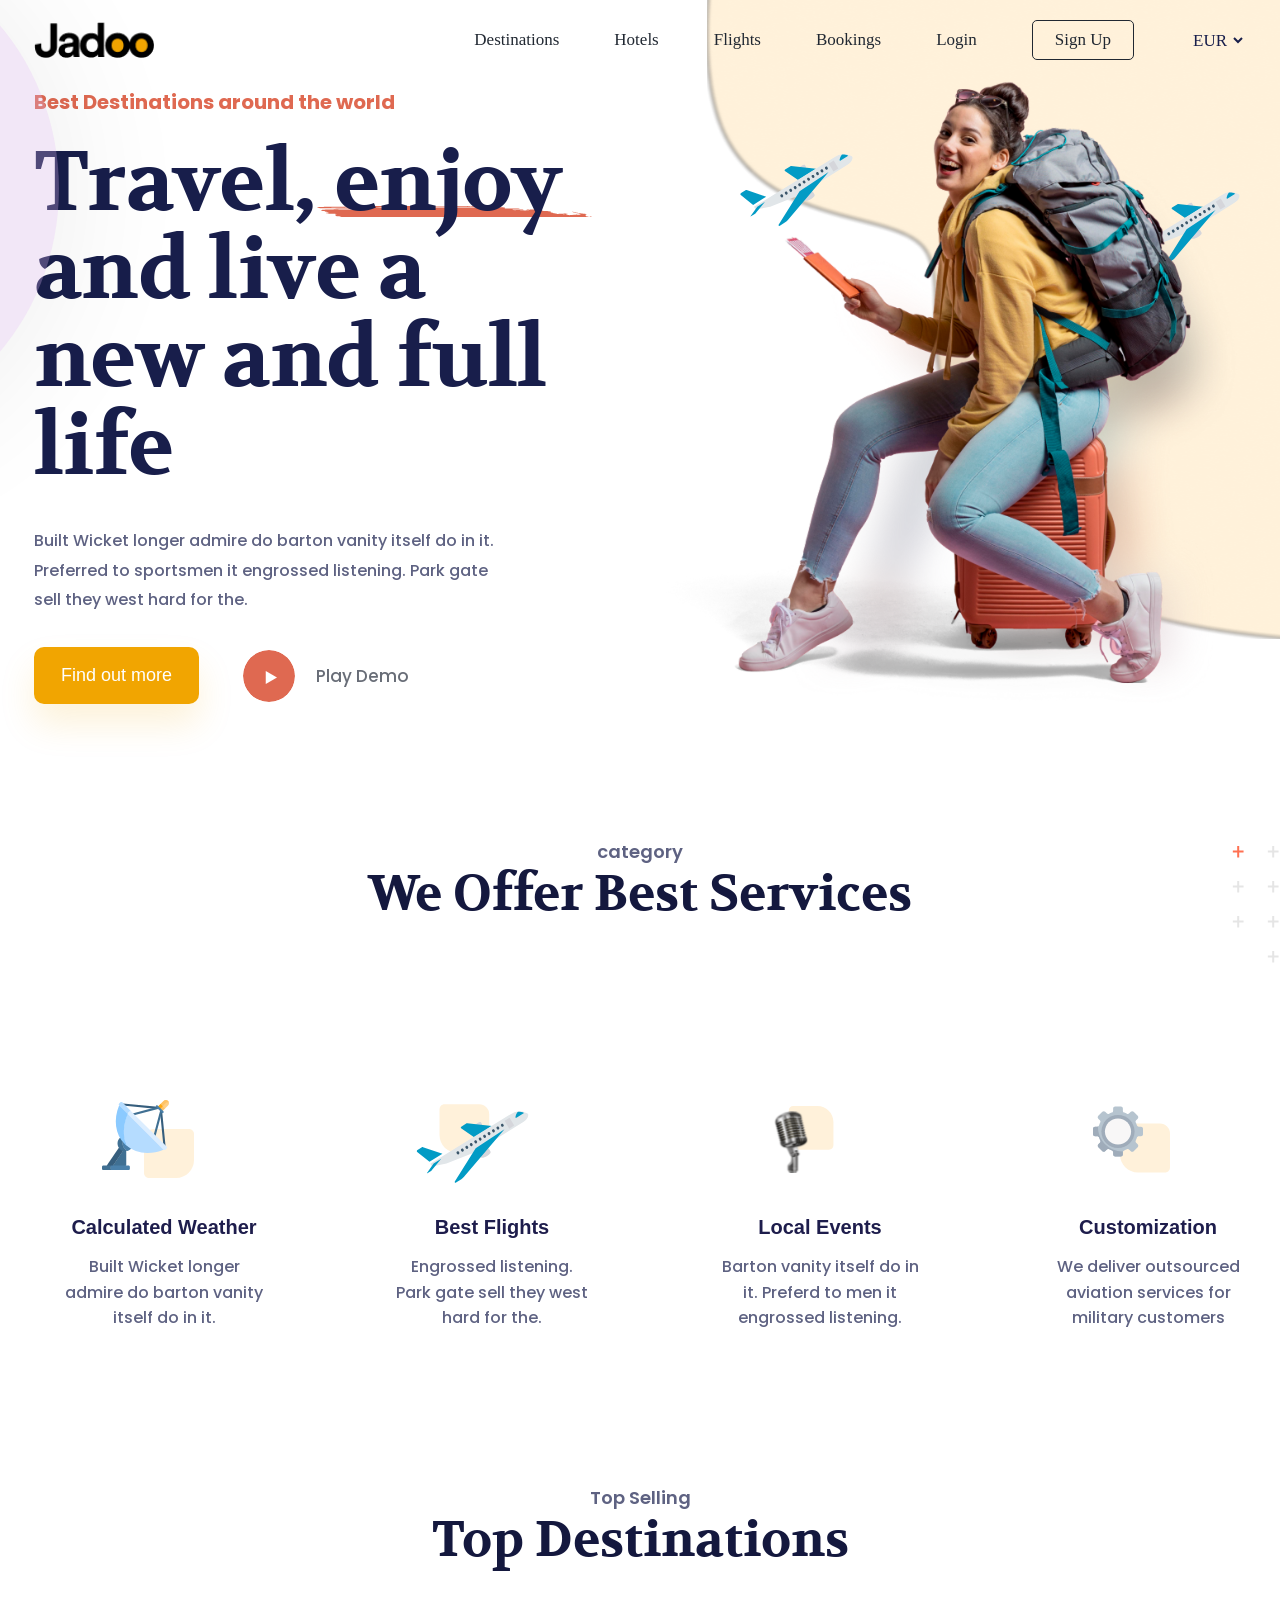
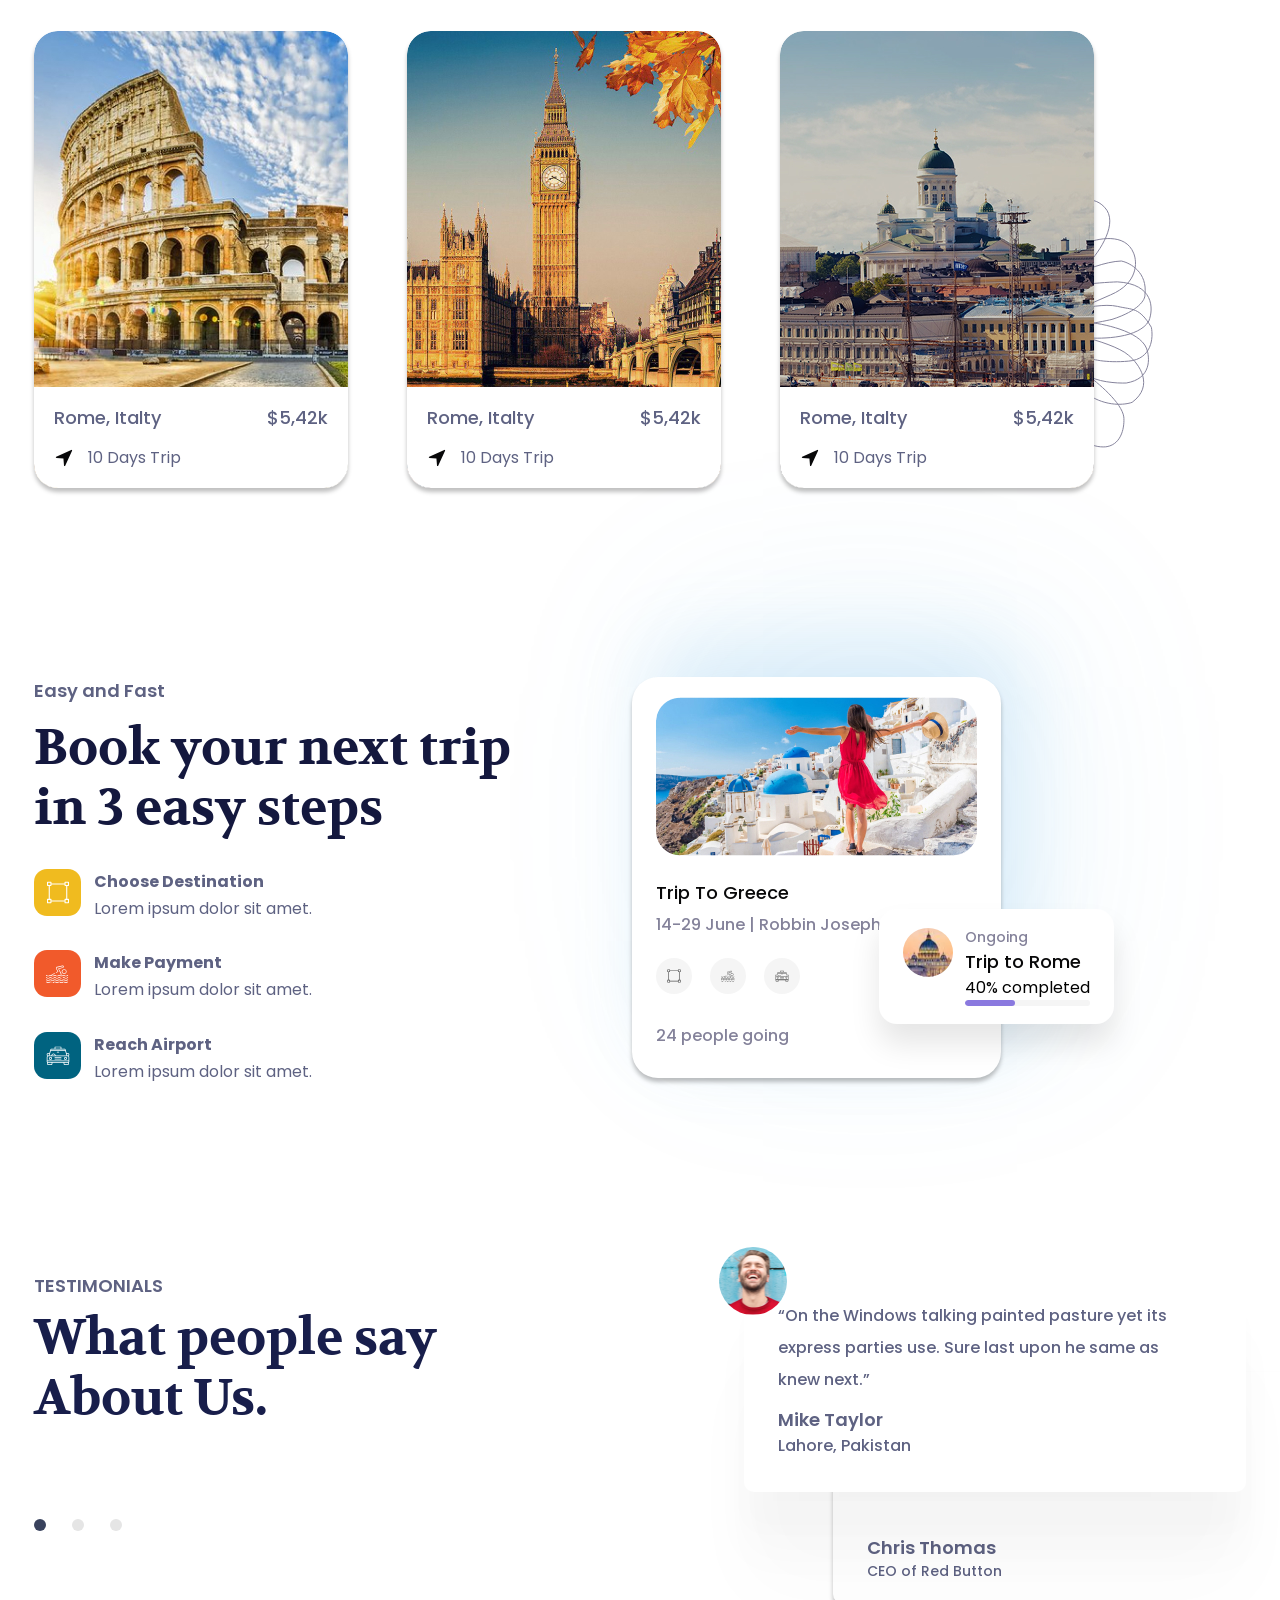
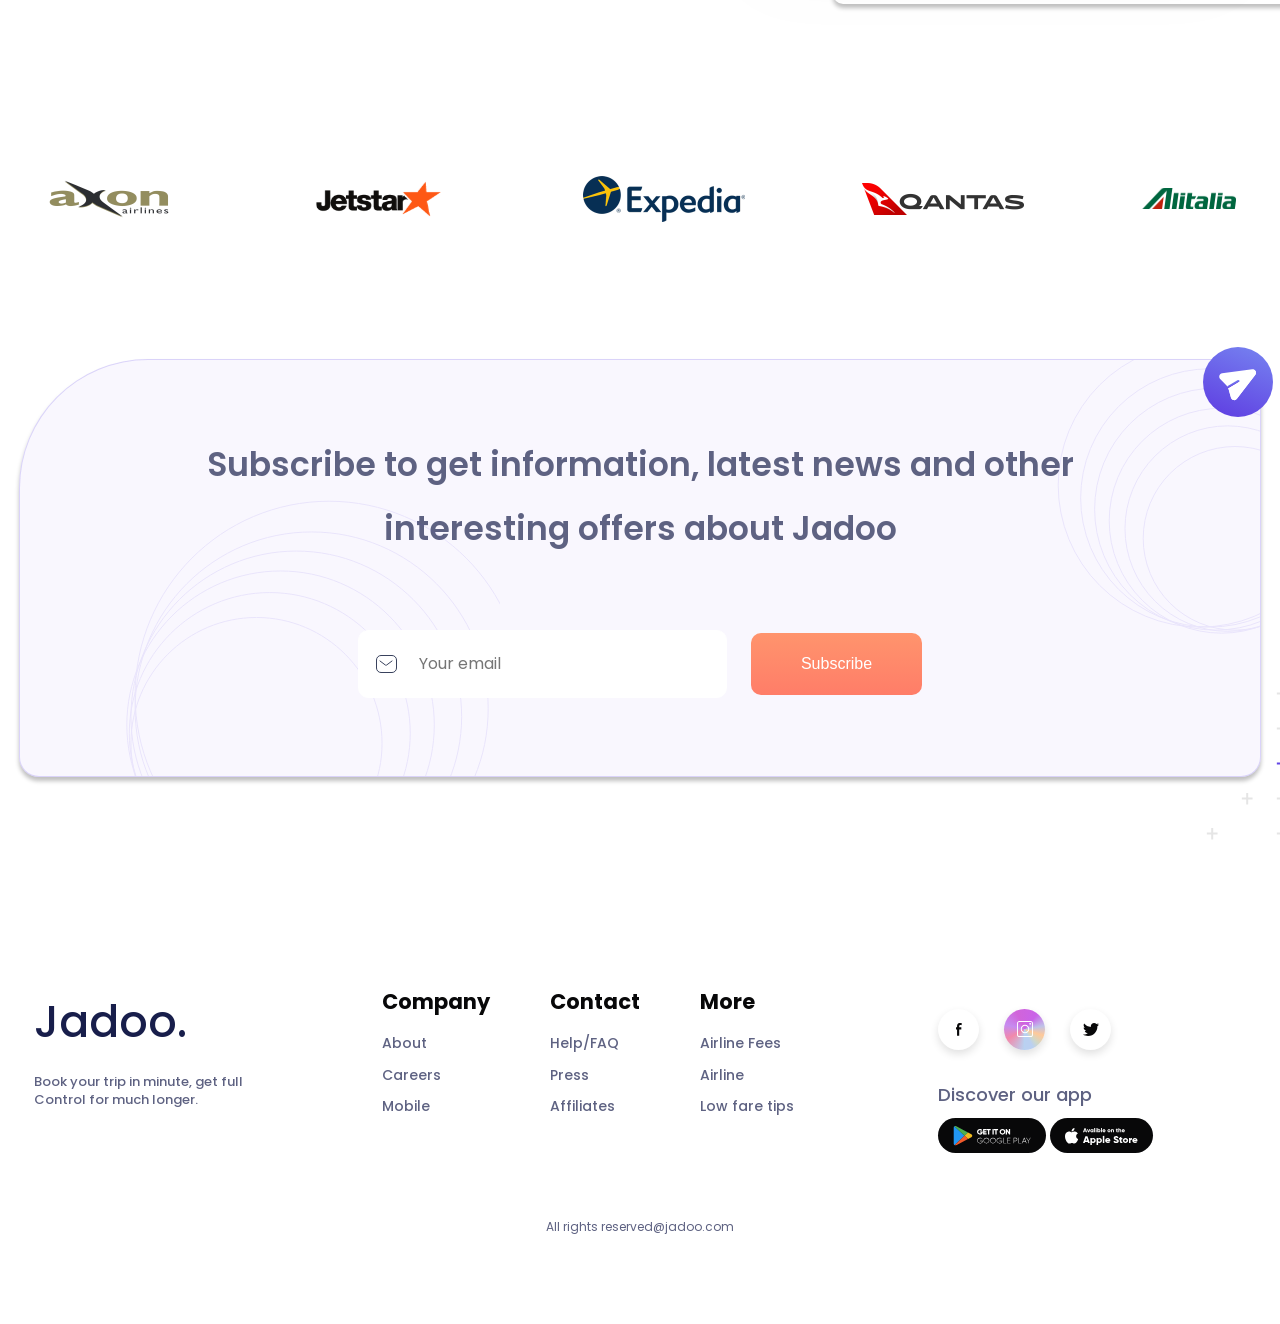
<file: index.html>
<!DOCTYPE html>
<html lang="uk">

<head>
	<meta charset="UTF-8">
	<meta name="viewport" content="width=device-width, initial-scale=1.0">
	<link rel="preconnect" href="https://fonts.googleapis.com">
	<link rel="preconnect" href="https://fonts.gstatic.com" crossorigin>
	<link rel="stylesheet" href="styles/style.css">
	<link href="https://fonts.googleapis.com/css?family=Poppins:regular,italic,500,600,700,800,900" rel="stylesheet" />
	<link href="https://fonts.googleapis.com/css?family=Volkhov:regular,700" rel="stylesheet" />
	<link href="https://fonts.googleapis.com/css?family=Roboto:100,200,300,regular,500,600,700,800,900" rel="stylesheet" />
	<link href="https://fonts.googleapis.com/css?family=Volkhov:regular,700" rel="stylesheet" />
	<title>Travel Agency</title>
</head>

<body>
	<div class="wrapper">
		<header class="header">
			<div class="header__top top-header">
				<div class="top-header__container">
					<div class="top-header__moon">
						<img src="img/header-moon.svg" alt="#">
					</div>
				<a href="rentcar.html" class="top-header__logo logo">
					<img src="img/Logo.png" alt="logo" class="logo__image">
				</a>
					<nav class="top-header__navigation navigation">
						<ul class="navigation__list">
							<li class="navigation__item">
								<a href="#" class="navigation__link">Destinations</a>
							</li>
							<li class="navigation__item">
								<a href="#" class="navigation__link">Hotels</a>
							</li>
							<li class="navigation__item">
								<a href="#" class="navigation__link">Flights</a>
							</li>
							<li class="navigation__item">
								<a href="#" class="navigation__link">Bookings</a>
							</li>
							<li class="navigation__item">
								<a href="#" class="navigation__link">Login</a>
							</li>
							<li class="navigation__item">
								<div class="actions-top-header">
									<a target="_blank" href="#" class="actions-top-header__auth">Sign Up</a>
								</div>
							</li>
							<li class="navigation__item">
								<label class="lang-currency">
									<select name="form[currency]" class="lang-currency__select">
										<option value="eur" class="lang-currency__item">EUR</option>
										<option value="usd" class="lang-currency__item">USD</option>
										<option value="uah" class="lang-currency__item">UAH</option>
									</select>
								</label>
							</li>
						</ul>
						<button class="icon-menu" type="button" id="burger">
							<span></span>
						</button>
						<div class="mobile-menu" id="mobileMenu">
							<ul class="mobile-menu__list">
								<li class="mobile-menu__item">
									<a href="#category">Category</a>
								</li>
								<li class="mobile-menu__item">
									<a href="#destinations">Destinations</a>
								</li>
								<li class="mobile-menu__item">
									<a href="#reservation">Reservation</a>
								</li>
								<li class="mobile-menu__item">
									<a href="#testimonials">Testimonials</a>
								</li>
								<li class="mobile-menu__item">
									<a href="#subscribe">Subscribe</a>
								</li>
							</ul>
						</div>
					</nav>
				</div>
			</div>
		
		</header>
		<main class="main">
				<div class="hero">
					<div class="hero__content content-hero">
						<div class="content-hero__container">
							<div class="content-hero__body">
								<div class="content-hero__tagline"> Best Destinations around the world </div>
								<h2 class="content-hero__title ">Travel, <span class="title-decor">enjoy</span> and live a new and full life </h2>
								<div class="content-hero__text"> Built Wicket longer admire do barton vanity itself do in it. <br> Preferred to sportsmen it engrossed listening. Park gate <br> sell they west hard for the. </div>
								<div class="content-hero__buttons">
									<button class="content-hero__button "> Find out more </button>
									<button class="play-demo">
										<img class="play-demo__icon" src="img/icons/play-button.svg" alt="#">
										<span class="play-demo__text">Play Demo</span>
									</button>
								</div>
							</div>
							<div class="content-hero__media media-content">
								<div class="media-content__plane media-content__plane_1">
									<img src="img/icons/hero-plain1.svg" alt="Plain">
								</div>
								<div class="media-content__plane media-content__plane_2">
									<img src="img/icons/plain-2.svg" alt="Plain">
								</div>
								<div class="media-content__image">
									<img src="img/Hero-image.png" alt="Happy women sitting on a suitcase">
								</div>
							</div>
						</div>
					</div>
				</div>
			<section id="category" class="main__category category-main">
				<div class="category-main__container">
					<div class="category-main__decor-star">
						<img src="img/icons/category-decor-star.svg" alt="#">
					</div>
					<div class="category-main__title-body">
						<p class="category-main__label">category</p>
						<h2 class="category-main__title">We Offer Best Services</h2>
					</div>
					<div class="category-main__cards">
						<div class="category-main__card card">
							<div class="card__picture">
								<img src="img/icons/icon-category1.svg" alt="#" class="card__icon-category">
							</div>
							<div class="card__body">
								<h3 class="card__title">Calculated Weather </h3>
								<p class="card__text">Built Wicket longer admire do barton vanity itself do in it.</p>
							</div>
						</div>
						<div class="category-main__card card ">
							<div class="card__picture">
								<img src="img/icons/icon-category2.svg" alt="#" class="card__icon-category">
							</div>
							<div class="card__body">
								<h2 class="card__title">Best Flights </h2>
								<p class="card__text">Engrossed listening. Park gate sell they west hard for the.</p>
							</div>
						</div>
						<div class="category-main__card card">
							<div class="card__picture card__picture">
								<img src="img/icons/icon-category3.svg" alt="#" class="card__icon-category">
							</div>
							<div class="card__body">
								<h2 class="card__title">Local Events </h2>
								<p class="card__text">Barton vanity itself do in it. Preferd to men it engrossed listening.</p>
							</div>
						</div>
						<div class="category-main__card card">
							<div class="card__picture">
								<img src="img/icons/icon-category4.svg" alt="#" class="card__icon-category">
							</div>
							<div class="card__body">
								<h2 class="card__title">Customization </h2>
								<p class="card__text">We deliver outsourced aviation services for military customers</p>
							</div>
						</div>
					</div>
				</div>
			</section>
			<section id="destinations" class="main__destinations destinations-section">
				<div class="destinations-section__container">
					<div class="destinations-section__title-body">
						<p class="destinations-section__text">Top Selling</p>
						<h2 class="destinations-section__title">Top Destinations</h2>
					</div>
					<div class="destinations-section__cards">
						<div class="destinations-section__card card-destinations">
							<a href="#" class="card-destinations__link">
								<figure class="card-destinations__picture">
									<img src="img/destination1.jpg" alt="#">
								</figure>
								<div class="card-destinations__body">
									<div class="card-destinations__country">
										<h2 class="card-destinations__title"> Rome, Italty</h2>
										<p class="card-destinations__text">$5,42k</p>
									</div>
									<div class="card-destinations__days-trip">
										<img src="img/navigation-destination.svg" alt="#"><span>10 Days Trip</span>
									</div>
								</div>
							</a>
						</div>
						<div class="destinations-section__card card-destinations">
							<a href="#" class="card-destinations__link">
								<figure class="card-destinations__picture">
									<img src="img/Destination2.jpg" alt="#">
								</figure>
								<div class="card-destinations__body">
									<div class="card-destinations__country">
										<h2 class="card-destinations__title"> Rome, Italty</h2>
										<p class="card-destinations__text">$5,42k</p>
									</div>
									<div class="card-destinations__days-trip">
										<img src="img/navigation-destination.svg" alt="#"><span>10 Days Trip</span>
									</div>
								</div>
							</a>
						</div>
						<div class="destinations-section__card card-destinations ">
							<div class="card-destinations__decor"></div> <!-- Декор над карткою -->
							<a href="#" class="card-destinations__link">
								<figure class="card-destinations__picture">
									<img src="img/destination3.jpg" alt="#">
								</figure>
								<div class="card-destinations__body">
									<div class="card-destinations__country">
										<h2 class="card-destinations__title"> Rome, Italty</h2>
										<p class="card-destinations__text">$5,42k</p>
									</div>
									<div class="card-destinations__days-trip">
										<img src="img/navigation-destination.svg" alt="#"><span>10 Days Trip</span>
									</div>
								</div>
							</a>
						</div>
					</div>
				</div>
			</section>
			<section id="reservation" class="main__reservation reservation-section">
				<div class="reservation-section__container">
					<div class="reservation-section__cards">
						<!-- LEFT -->
						<div class="reservation-section__card reservation-section__card--active">
							<div class="reservation-section__main-text">
								<h2 class="reservation-section__subtitle">Easy and Fast</h2>
								<p class="reservation-section__big-title"> Book your next trip <br> in 3 easy steps </p>
							</div>
							<div class="reservation-section__step reservation-section__step--destination">
								<h3 class="reservation-section__title">Choose Destination</h3>
								<p class="reservation-section__text">Lorem ipsum dolor sit amet.</p>
							</div>
							<div class="reservation-section__step reservation-section__step--payment">
								<h3 class="reservation-section__title">Make Payment</h3>
								<p class="reservation-section__text">Lorem ipsum dolor sit amet.</p>
							</div>
							<div class="reservation-section__step reservation-section__step--airport">
								<h3 class="reservation-section__title">Reach Airport</h3>
								<p class="reservation-section__text">Lorem ipsum dolor sit amet.</p>
							</div>
						</div>
						<!-- RIGHT -->
						<div class="reservation-section__card reservation-section__card--views">
							<div class="bottom-card">
								<div class="bottom-card__picture">
									<img src="img/section-reservation-women.jpg" alt="women" class="bottom-card__image">
								</div>
								<div class="bottom-card__content">
									<h2 class="bottom-card__title">Trip To Greece</h2>
									<p class="bottom-card__text">14-29 June | Robbin Joseph</p>
									<div class="bottom-card__icons">
										<div class="bottom-card__icon"><img src="./img/icons/section-reservation-icon1.svg" alt="#"></div>
										<div class="bottom-card__icon"><img src="./img/icons/section-reservation-icon2.svg" alt="#"></div>
										<div class="bottom-card__icon"><img src="./img/icons/section-reservation-icon3.svg" alt="#"></div>
									</div>
									<div class="bottom-card__people">
										<span>24 people going</span>
									</div>
								</div>
							</div>
							<div class="card-top">
								<div class="card-top__image">
									<img src="img/icons/section-reservation-icon-castle.svg" alt="#">
								</div>
								<div class="card-top__content">
									<p class="card-top__text">Ongoing</p>
									<h3 class="card-top__title">Trip to Rome</h3>
									<span class="card-top__complet">40% completed</span>
									<div class="card-top__bar">
										<div class="card-top__fill"></div>
									</div>
								</div>
							</div>
						</div>
					</div>
				</div>
			</section>
			<section id="testimonials" class="main__testimonials testimonials-section">
				<div class="testimonials-section__container">
					<!-- LEFT -->
					<div class="testimonials-section__left">
						<div class="site-title">
							<p class="site-title__subtitle">Testimonials</p>
							<h2 class="site-title__title"> What people say <br> About Us. </h2>
						</div>
						<div class="slider-controls slider-controls--testimonials">
							<button class="slider-controls__btn">
								<img src="img/icons/testimonials-buttom1.svg" alt="">
							</button>
							<button class="slider-controls__btn">
								<img src="img/icons/testimonials-buttom2.svg" alt="">
							</button>
							<button class="slider-controls__btn">
								<img src="img/icons/testimonials-buttom3.svg" alt="">
							</button>
						</div>
					</div>
					<!-- RIGHT  -->
					<div class="testimonials-section__right">
						<div class="testimonials-section__cards">
							<article class="testimonial-card testimonial-card--active">
								<img src="img/icons/testemonials-man.svg" alt="Mike Taylor" class="testimonial-card__avatar">
								<div class="testimonial-card__content">
									<p class="testimonial-card__text"> “On the Windows talking painted pasture yet its express parties use. Sure last upon he same as knew next.” </p>
									<p class="testimonial-card__name">Mike Taylor</p>
									<p class="testimonial-card__location">Lahore, Pakistan</p>
								</div>
							</article>
							<article class="testimonial-preview">
								<p class="testimonial-preview__name">Chris Thomas</p>
								<p class="testimonial-preview__position">CEO of Red Button</p>
							</article>
						</div>
					</div>
				</div>
			</section>
			<section class="main__logos logos-sections">
				<div class="logos-sections__container">
					<div class="logos-sections__items-logos">
						<img src="img/icons/logos1.svg" alt="logo" class="logos-sections__item-logos">
					</div>
					<div class="logos-sections__items-logos">
						<img src="img/icons/logos2.svg" alt="logo" class="logos-sections__item-logos">
					</div>
					<div class="logos-sections__items-logos">
						<img src="img/icons/logos3.svg" alt="logo" class="logos-sections__item-logos">
					</div>
					<div class="logos-sections__items-logos">
						<img src="img/icons/logos4.svg" alt="logo" class="logos-sections__item-logos">
					</div>
					<div class="logos-sections__items-logos">
						<img src="img/icons/logos5.svg" alt="logo" class="logos-sections__item-logos">
					</div>
				</div>
			</section>
			<section id="subscribe" class="main__subscribe subscribe-section">
				<div class="subscribe-section__container">
					<div class="subscribe-section__decor decor">
						<div class="decor__circle decor__circle--primary">
							<img src="img/subscribe-left.svg" alt="">
						</div>
						<div class="decor__circle decor__circle--secondary">
							<img src="img/subscribe-right.svg" alt="">
						</div>
						<div class="decor__star">
							<img src="img/subscribe-right-bottom-star.svg" alt="">
						</div>
					</div>
					<div class="subscribe-section__title">
						<h2 class="subscribe-section__heading"> Subscribe to get information, latest news and other </h2>
						<span class="subscribe-section__subtitle"> interesting offers about Jadoo </span>
					</div>
					<!-- FORM -->
					<div class="subscribe-section__form">
						<form class="subscribe-form" id="subscribeForm" novalidate>
							<div class="subscribe-form__body">
								<img src="img/icons/subscribe-icon-mail.svg" alt="" class="subscribe-form__icon">
								<input type="email" id="subscribeEmail" class="subscribe-form__input" placeholder="Your email" required>
							</div>
							<button type="submit" class="subscribe-form__button"> Subscribe </button>
							<p class="subscribe-form__message" id="subscribeMessage"></p>
							<div class="subscribe-form__icon-send">
								<img src="img/icons/subscribe-send.svg" alt="">
							</div>
						</form>
					</div>
				</div>
			</section>
		</main>
		<footer class="footer">
			<div class="footer__container">
				<div class="footer__company company">
					<h2 class="company__title">Jadoo.</h2>
					<p class="company__text"> Book your trip in minute, get full <br> Control for much longer. </p>
				</div>
				<nav class="footer__nav nav">
					<ul class="nav__list">
						<li class="nav__item">
							<h3 class="nav__title">Company</h3>
							<p class="nav__text">About</p>
							<p class="nav__text">Careers</p>
							<p class="nav__text">Mobile</p>
						</li>
						<li class="nav__item">
							<h3 class="nav__title">Contact</h3>
							<p class="nav__text">Help/FAQ</p>
							<p class="nav__text">Press</p>
							<p class="nav__text">Affiliates</p>
						</li>
						<li class="nav__item">
							<h3 class="nav__title">More</h3>
							<p class="nav__text">Airline Fees</p>
							<p class="nav__text">Airline</p>
							<p class="nav__text">Low fare tips</p>
						</li>
					</ul>
				</nav>
				<div class="footer__social social">
					<div class="social__networks">
						<div class="social__icon social__icon--facebook">
							<img src="img/icons/footer-facebook.svg" alt="Facebook">
						</div>
						<div class="social__icon social__icon--instagram">
							<img src="img/icons/footer-instagram.svg" alt="Instagram">
						</div>
						<div class="social__icon social__icon--twitter">
							<img src="img/icons/footer-twitter.svg" alt="Twitter">
						</div>
					</div>
					<div class="social__app app">
						<h2 class="app__title">Discover our app</h2>
						<div class="app__buttons">
							<button class="app__button app__button--google">
								<span class="app__icon">
									<img src="img/icons/footer-google.svg" alt="Google Play">
								</span>
								<span class="app__text">
									<img src="img/icons/footer-text-google.svg" alt="Google Play text">
								</span>
							</button>
							<button class="app__button app__button--apple">
								<span class="app__icon">
									<img src="img/icons/footer-apple.svg" alt="Apple Store">
								</span>
								<span class="app__text">
									<img src="img/icons/footer-text-apple.svg" alt="Apple Store text">
								</span>
							</button>
						</div>
					</div>
				</div>
			</div>
			<div class="footer__copyright">
				<a href="mailto:reserved@jadoo.com" class="footer__link" target="_blank" rel="noopener noreferrer"> All rights reserved@jadoo.com </a>
			</div>
		</footer>
	</div>
	<script src="js/script.js"></script>
</body>

</html>
</file>
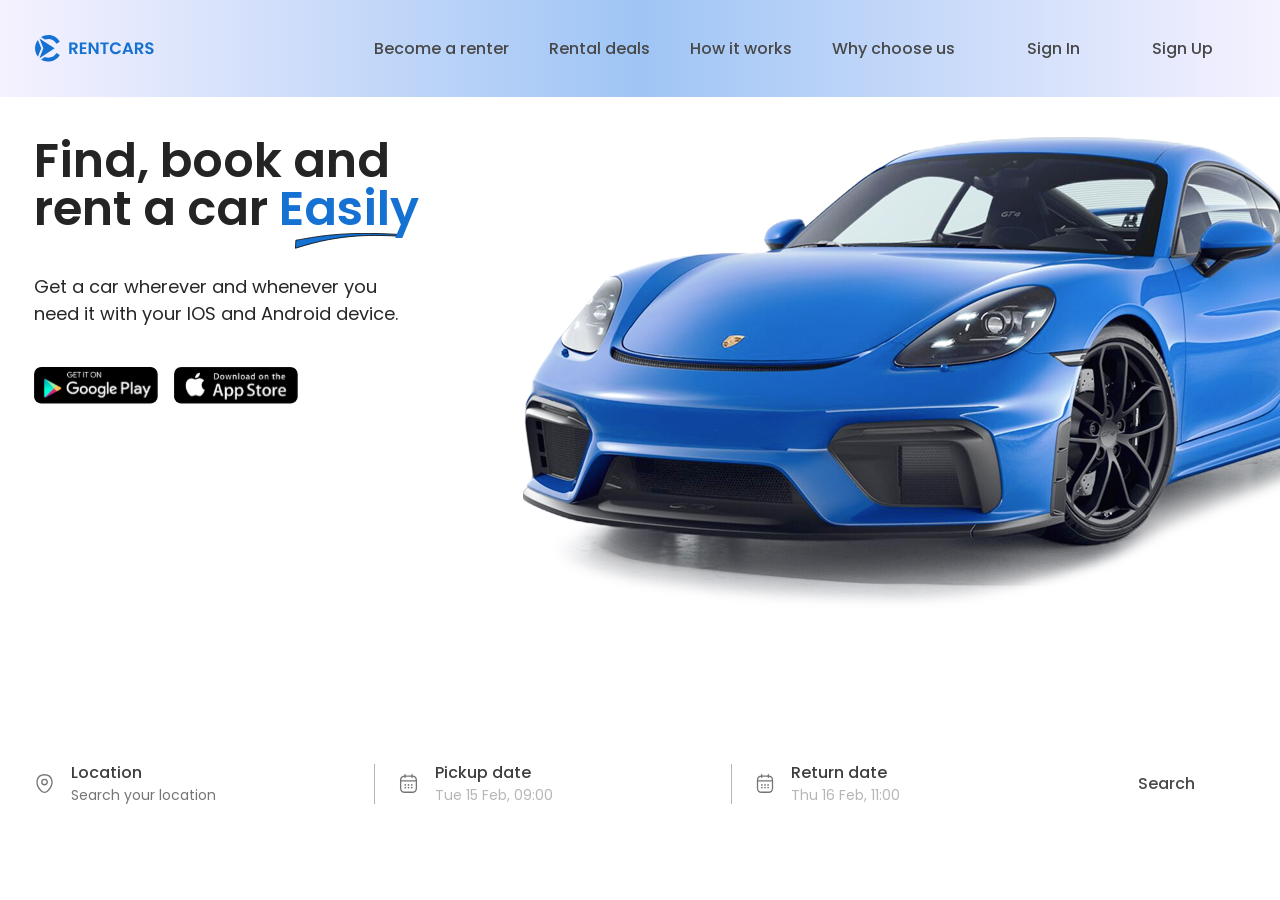
<file: rentcar.html>
<!DOCTYPE html>
<html lang="en">

<head>
	<meta charset="UTF-8">
	<meta name="viewport" content="width=device-width, initial-scale=1.0">
	<link rel="stylesheet" href="styles/style.css">
	<link href="https://fonts.googleapis.com/css?family=Poppins:regular,italic,500,600,700,800,900" rel="stylesheet" />
	<link href="https://fonts.googleapis.com/css?family=Volkhov:regular,700" rel="stylesheet" />
	<link href="https://fonts.googleapis.com/css?family=Roboto:100,200,300,regular,500,600,700,800,900" rel="stylesheet" />
	<link href="https://fonts.googleapis.com/css?family=Volkhov:regular,700" rel="stylesheet" />
	<title>Rent CAR</title>
</head>

<body>
	<div class="wrapper">
		<header class="header">
			<div class="header__site site-header">
				<div class="site-header__container">
					<a href="index.html" class="logo">
						<img src="img/img-rent/logo-rent.svg" alt="Logo" class="logo__image">
					</a>
					<nav class="site-header__nav">
						<ul class="site-nav">
							<li class="site-nav__item">
								<a href="#" class="site-nav__link">Become a renter</a>
							</li>
							<li class="site-nav__item">
								<a href="#" class="site-nav__link">Rental deals</a>
							</li>
							<li class="site-nav__item">
								<a href="#" class="site-nav__link">How it works</a>
							</li>
							<li class="site-nav__item">
								<a href="#" class="site-nav__link">Why choose us</a>
							</li>
						</ul>
				
						<ul class="site-auth">
							<li class="site-auth__item ">
								<a href="#" class="site-auth__link site-auth__link--sign-in">Sign In</a>
							</li>
							<li class="site-auth__item ">
								<a href="#" class="site-auth__link site-auth__link--sign-up">Sign Up</a>
							</li>
						</ul>
					
						<button class="icon-menu" type="button" id="burger">
							<span></span>
						</button>
					</nav>
				
					<div class="mobile-menu" id="mobileMenu">
						<ul class="mobile-menu__list">
						
							<li class="mobile-menu__item">
								<a href="#">Become a renter</a>
							</li>
							<li class="mobile-menu__item">
								<a href="#">Rental deals</a>
							</li>
							<li class="mobile-menu__item">
								<a href="#">How it works</a>
							</li>
							<li class="mobile-menu__item">
								<a href="#">Why choose us</a>
							</li>
						</ul>
			
						<ul class="mobile-menu__list mobile-menu__list--auth">
							<li class="mobile-menu__item mobile-menu__item--sign-in">
								<a href="#">Sign In</a>
							</li>
							<li class="mobile-menu__item mobile-menu__item--sign-up">
								<a href="#">Sign Up</a>
							</li>
						</ul>
					</div>
				</div>
			</div>
		</header>
		<main class="page">
			<section class="booking-side">
				<div class="booking-side__container">
					<!-- LEFT CONTENT -->
					<div class="booking-side__content">
						<h2 class="booking-side__title"> Find, book and rent a car <span class="title-decor">Easily</span>
						</h2>
						<p class="booking-side__text"> Get a car wherever and whenever you need it with your IOS and Android device. </p>
						<div class="booking-side__social social">
							<img src="img/img-rent/rent-google.svg" alt="Google" class="social__google">
							<img src="img/img-rent/rent-apple.svg" alt="Apple" class="social__apple">
						</div>
					</div>
					<!-- RIGHT IMAGE -->
					<div class="booking-side__car">
						<img src="img/img-rent/rent-car.jpg" alt="Car" class="booking-side__image">
					</div>
				</div>
			</section>
		</main>
		<footer class="footer">
			<section class="booking">
				<div class="booking__container">
					<div class="booking__field">
						<div class="booking__image">
							<img src="img/img-rent/rent-location.svg" alt="icon location">
						</div>
						<div class="booking__activ">
							<label class="booking__label">Location</label>
							<input type="text" placeholder="Search your location" class="booking__input">
						</div>
					</div>
					<div class="booking__field">
						<div class="booking__image booking__image--line">
							<img src="img/img-rent/rent-date.svg" alt="icon location">
						</div>
						<div class="booking__activ">
							<label class="booking__label">Pickup date</label>
							<input type="text" value="Tue 15 Feb, 09:00" class="booking__input">
						</div>
					</div>
					<div class="booking__field">
						<div class="booking__image booking__image--line">
							<img src="img/img-rent/rent-return-date.svg" alt="icon location">
						</div>
						<div class="booking__activ">
							<label class="booking__label">Return date</label>
							<input type="text" value="Thu 16 Feb, 11:00" class="booking__input">
						</div>
					</div>
					<button class="booking__button">Search</button>
				</div>
			</section>
		</footer>
	</div>
	<script src="js/script.js"></script>
</body>

</html>
</file>
<file: styles/style.css>
@charset "UTF-8";
*,
*::before,
*::after {
  padding: 0;
  margin: 0;
  border: none;
  -webkit-box-sizing: border-box;
          box-sizing: border-box;
}

*::before,
*::after {
  display: inline-block;
}

a {
  text-decoration: none;
  display: inline-block;
  color: inherit;
}

li {
  list-style: none;
}

img {
  max-width: 100%;
  vertical-align: middle;
}

html,
body {
  line-height: 1;
  height: 100%;
}

h1,
h2,
h3,
h4,
h5,
h6 {
  font-weight: inherit;
  font-size: inherit;
}

/* FORM */
input,
button,
textarea,
select {
  font-family: inherit;
  font-size: inherit;
  line-height: inherit;
  color: inherit;
  background-color: transparent;
}

input,
textarea {
  width: 100%;
}

button,
select,
option {
  cursor: pointer;
}

input[type=text],
input[type=email],
input[type=tel],
textarea {
  -webkit-appearance: none;
     -moz-appearance: none;
          appearance: none;
}

label {
  display: block;
}

@font-face {
  font-family: "iconfont";
  src: url("../fonts/font/iconfont.woff2") format("woff2");
  font-weight: normal;
  font-style: normal;
  font-display: block;
}
[class*="--icon-"]::before {
  content: "";
  font-family: "iconfont";
  line-height: 1 !important;
  /* Better Font Rendering =========== */
  -webkit-font-smoothing: antialiased;
  -moz-osx-font-smoothing: grayscale;
}

[class*="--icon-arrow"]::before {
  content: "\e900";
}

[class*="--icon-author"]::before {
  content: "\e901";
}

[class*="--icon-cart"]::before {
  content: "\e902";
}

[class*="--icon-chek"]::before {
  content: "\e903";
}

[class*="--icon-comments"]::before {
  content: "\e904";
}

[class*="--icon-cross"]::before {
  content: "\e905";
}

[class*="--icon-error"]::before {
  content: "\e906";
}

[class*="--icon-eye"]::before {
  content: "\e907";
}

[class*="--icon-favorite"]::before {
  content: "\e908";
}

[class*="--icon-label"]::before {
  content: "\e909";
}

[class*="--icon-location"]::before {
  content: "\e90a";
}

[class*="--icon-minus"]::before {
  content: "\e90b";
}

[class*="--icon-phone"]::before {
  content: "\e90c";
}

[class*="--icon-plus"]::before {
  content: "\e90d";
}

[class*="--icon-quote"]::before {
  content: "\e90e";
}

[class*="--icon-saccess"]::before {
  content: "\e90f";
}

[class*="--icon-search"]::before {
  content: "\e910";
}

[class*="--icon-s-facebook"]::before {
  content: "\e911";
}

[class*="--icon-shevron"]::before {
  content: "\e912";
}

[class*="--icon-s-instagram"]::before {
  content: "\e913";
}

[class*="--icon-s-link"]::before {
  content: "\e914";
}

[class*="--icon-s-pinterest"]::before {
  content: "\e915";
}

[class*="--icon-s-twitter"]::before {
  content: "\e916";
}

[class*="--icon-warning"]::before {
  content: "\e917";
}

.mobile-menu {
  display: none;
  position: fixed;
  top: 0;
  left: 0;
  width: 100vw;
  height: 100%;
  background-color: ghostwhite;
  z-index: 999;
  -webkit-box-orient: vertical;
  -webkit-box-direction: normal;
      -ms-flex-direction: column;
          flex-direction: column;
  -webkit-box-pack: center;
      -ms-flex-pack: center;
          justify-content: center;
  -webkit-box-align: center;
      -ms-flex-align: center;
          align-items: center;
  font-size: 1.5rem;
  font-weight: 600;
  text-transform: uppercase;
  color: #14183e;
}
.mobile-menu.active {
  display: -webkit-box;
  display: -ms-flexbox;
  display: flex;
}
.mobile-menu__item {
  cursor: pointer;
  -webkit-transition: color 0.2s ease;
  transition: color 0.2s ease;
}
.mobile-menu__item:hover {
  color: rgb(7.5609756098, 9.0731707317, 23.4390243902);
}

.top-header__moon {
  position: absolute;
  top: 0;
  left: 0;
  z-index: 3;
}

.top-header {
  position: fixed;
  z-index: 1000;
  top: 0rem;
  left: 0rem;
  width: 100%;
  -webkit-transition: 0.3s ease;
  transition: 0.3s ease;
}
.top-header::before {
  content: "";
  position: absolute;
  top: 0;
  left: 0;
  width: 100%;
  height: 100%;
  background: -webkit-gradient(linear, left top, right top, from(#d8c8ff), color-stop(50%, rgb(191, 217, 247)), to(#d8c8ff));
  background: linear-gradient(90deg, #d8c8ff 0%, rgb(191, 217, 247) 50%, #d8c8ff 100%);
  opacity: 0;
  -webkit-transition: opacity 0.3s ease;
  transition: opacity 0.3s ease;
  z-index: -1;
}
.top-header.scrolled .top-header__container, .top-header.active .top-header__container {
  display: -webkit-box;
  display: -ms-flexbox;
  display: flex;
  -webkit-box-align: center;
      -ms-flex-align: center;
          align-items: center;
  min-height: 4.375rem;
}
.top-header.scrolled::before, .top-header.active::before {
  opacity: 1;
}
.top-header__container {
  display: -webkit-box;
  display: -ms-flexbox;
  display: flex;
  -webkit-box-align: center;
      -ms-flex-align: center;
          align-items: center;
  min-height: 5rem;
  padding-top: 0.625rem;
  padding-bottom: 0.625rem;
}
.top-header__moon {
  position: absolute;
  top: 0;
  left: 0;
  z-index: 3;
}

.logo {
  margin-right: 1.875rem;
}
.logo .logo__image {
  -webkit-transition: -webkit-transform 0.3s ease;
  transition: -webkit-transform 0.3s ease;
  transition: transform 0.3s ease;
  transition: transform 0.3s ease, -webkit-transform 0.3s ease;
}
@media (any-hover: hover) and (pointer: fine) {
  .logo:hover .logo__image {
    -webkit-animation: pulseLogo 0.6s ease;
            animation: pulseLogo 0.6s ease;
  }
}

@-webkit-keyframes pulseLogo {
  0%, 100% {
    -webkit-transform: scale(1);
            transform: scale(1);
  }
  50% {
    -webkit-transform: scale(1.1);
            transform: scale(1.1);
  }
}

@keyframes pulseLogo {
  0%, 100% {
    -webkit-transform: scale(1);
            transform: scale(1);
  }
  50% {
    -webkit-transform: scale(1.1);
            transform: scale(1.1);
  }
}
.navigation {
  display: -webkit-box;
  display: -ms-flexbox;
  display: flex;
  -webkit-box-flex: 1;
      -ms-flex: 1 1 auto;
          flex: 1 1 auto;
  gap: 0.375rem;
  -webkit-box-align: center;
      -ms-flex-align: center;
          align-items: center;
  -webkit-box-pack: end;
      -ms-flex-pack: end;
          justify-content: flex-end;
}
.navigation .navigation__list {
  display: -webkit-box;
  display: -ms-flexbox;
  display: flex;
  -webkit-box-align: center;
      -ms-flex-align: center;
          align-items: center;
}
@media (min-width: 77.625em) {
  .navigation .navigation__list {
    gap: 55px;
  }
}
@media (min-width: 20em) and (max-width: 77.625em) {
  .navigation .navigation__list {
    gap: clamp( 20px , 7.852494577px  +  3.7960954447vw , 55px );
  }
}
@media (max-width: 20em) {
  .navigation .navigation__list {
    gap: 20px;
  }
}
.navigation .navigation__list {
  font-family: "Google Sans";
  color: #181E4B;
}
@media (min-width: 77.625em) {
  .navigation .navigation__list {
    font-size: 17px;
  }
}
@media (min-width: 20em) and (max-width: 77.625em) {
  .navigation .navigation__list {
    font-size: clamp( 15px , 14.305856833px  +  0.2169197397vw , 17px );
  }
}
@media (max-width: 20em) {
  .navigation .navigation__list {
    font-size: 15px;
  }
}
.navigation .navigation__list {
  font-weight: 500;
  line-height: normal;
}
@media (max-width: 61.99875em) {
  .navigation .navigation__list {
    gap: 1.5625rem;
  }
}
@media (max-width: 47.99875em) {
  .navigation .navigation__list {
    display: none;
  }
}
.navigation .logo .logo__image {
  -webkit-transition: -webkit-transform 0.3s ease;
  transition: -webkit-transform 0.3s ease;
  transition: transform 0.3s ease;
  transition: transform 0.3s ease, -webkit-transform 0.3s ease;
}
@media (any-hover: hover) and (pointer: fine) {
  .navigation .logo:hover .logo__image {
    -webkit-animation: pulseLogo 0.6s ease;
            animation: pulseLogo 0.6s ease;
  }
}
@keyframes pulseLogo {
  0%, 100% {
    -webkit-transform: scale(1);
            transform: scale(1);
  }
  50% {
    -webkit-transform: scale(1.1);
            transform: scale(1.1);
  }
}
.navigation__item .navigation__link {
  position: relative;
  padding-block: 0.1875rem;
  color: #212832;
}
@media (any-hover: hover) and (pointer: fine) {
  .navigation__item .navigation__link:hover {
    opacity: 0.7;
  }
  .navigation__item .navigation__link:hover::after {
    width: 100%;
    -webkit-box-shadow: 0 0.25rem 0.25rem rgba(0, 0, 0, 0.25);
            box-shadow: 0 0.25rem 0.25rem rgba(0, 0, 0, 0.25);
  }
}
.navigation__item .navigation__link::after {
  content: "";
  position: absolute;
  bottom: 0;
  left: 0;
  height: 0.09375rem;
  width: 0;
  background-color: currentColor;
  -webkit-transition: width 0.3s ease, opacity 0.3s ease;
  transition: width 0.3s ease, opacity 0.3s ease;
  opacity: 0.5;
}

.actions-top-header__auth {
  display: inline-block;
  color: #212832;
  text-decoration: none;
  padding: 0.5625rem 1.375rem;
  border: 0.0625rem solid transparent;
  border-radius: 0.3125rem;
  -webkit-transition: all 0.3s;
  transition: all 0.3s;
  border-color: #212832;
  color: #212832;
  background-color: transparent;
  -webkit-transition: 0.3s ease;
  transition: 0.3s ease;
}
@media (any-hover: hover) and (pointer: fine) {
  .actions-top-header__auth:hover {
    background-color: rgba(0, 0, 0, 0.05);
  }
}
@media (max-width: 61.99875em) {
  .actions-top-header__auth {
    padding: 0.5rem 1rem;
  }
}
@media (max-width: 47.99875em) {
  .actions-top-header__auth {
    border: 0.0625rem solid rgba(0, 0, 0, 0.05);
    padding: 0.375rem 0.625rem;
    background: -webkit-gradient(linear, left top, right top, from(#d8c8ff), color-stop(50%, rgb(191, 217, 247)), to(#d8c8ff));
    background: linear-gradient(90deg, #d8c8ff 0%, rgb(191, 217, 247) 50%, #d8c8ff 100%);
    margin-bottom: 0.625rem;
  }
}

.content-hero__container {
  padding-bottom: 1.875rem;
  padding-top: 5rem;
  position: relative;
  display: -webkit-box;
  display: -ms-flexbox;
  display: flex;
}
@media (max-width: 61.99875em) {
  .content-hero__container {
    -webkit-box-orient: vertical;
    -webkit-box-direction: normal;
        -ms-flex-direction: column;
            flex-direction: column;
  }
}
.content-hero__container::after {
  content: "";
  position: absolute;
  top: 0;
  right: -26vw;
  width: 20vw;
  height: 39.75rem;
  background: #fff1da;
  z-index: -1;
}
.content-hero__container::before {
  position: absolute;
  content: "";
  background: url(../img/header-decore.png) 78% 0 no-repeat;
  right: -9.3125rem;
  top: -4.9375rem;
  width: 43.9375rem;
  height: 44.875rem;
  z-index: -1;
}
.content-hero__body {
  -webkit-box-flex: 0;
      -ms-flex: 0 0 36.25rem;
          flex: 0 0 36.25rem;
  -ms-flex-item-align: center;
      align-self: center;
}
@media (max-width: 61.99875em) {
  .content-hero__body {
    -webkit-box-ordinal-group: 3;
        -ms-flex-order: 2;
            order: 2;
    -webkit-box-flex: 0;
        -ms-flex: 0 0 0rem;
            flex: 0 0 0rem;
  }
}
.content-hero__tagline {
  color: #df6951;
}
@media (min-width: 77.625em) {
  .content-hero__tagline {
    font-size: 20px;
  }
}
@media (min-width: 20em) and (max-width: 77.625em) {
  .content-hero__tagline {
    font-size: clamp( 18px , 17.305856833px  +  0.2169197397vw , 20px );
  }
}
@media (max-width: 20em) {
  .content-hero__tagline {
    font-size: 18px;
  }
}
.content-hero__tagline {
  font-weight: 700;
  line-height: normal;
}
@media (min-width: 77.625em) {
  .content-hero__tagline {
    font-size: 20px;
  }
}
@media (min-width: 20em) and (max-width: 77.625em) {
  .content-hero__tagline {
    font-size: clamp( 14px , 11.9175704989px  +  0.6507592191vw , 20px );
  }
}
@media (max-width: 20em) {
  .content-hero__tagline {
    font-size: 14px;
  }
}
.content-hero__tagline:not(:last-child) {
  margin-bottom: 1.5rem;
}
.content-hero__title {
  position: relative;
  font-family: "Volkhov", serif;
}
@media (min-width: 77.625em) {
  .content-hero__title {
    font-size: 50px;
  }
}
@media (min-width: 20em) and (max-width: 77.625em) {
  .content-hero__title {
    font-size: clamp( 28px , 20.3644251627px  +  2.3861171367vw , 50px );
  }
}
@media (max-width: 20em) {
  .content-hero__title {
    font-size: 28px;
  }
}
.content-hero__title {
  font-weight: 700;
  line-height: 1.2;
  color: #181E4B;
  line-height: 1.05;
  letter-spacing: -0.04rem;
}
@media (min-width: 77.625em) {
  .content-hero__title {
    font-size: 84px;
  }
}
@media (min-width: 20em) and (max-width: 77.625em) {
  .content-hero__title {
    font-size: clamp( 24px , 3.1757049892px  +  6.5075921909vw , 84px );
  }
}
@media (max-width: 20em) {
  .content-hero__title {
    font-size: 24px;
  }
}
.content-hero__title {
  margin-bottom: 2rem;
}
.content-hero__title .title-decor {
  position: relative;
  display: inline-block;
  z-index: 1;
}
.content-hero__title .title-decor::before {
  content: "";
  position: absolute;
  z-index: 1;
  left: 50%;
  top: 80%;
  width: 150%;
  height: 120%;
  -webkit-transform: translate(-40%, -50%);
          transform: translate(-40%, -50%);
  background: url("../img/icons/title-decor.svg") no-repeat center/contain;
  z-index: -1;
  pointer-events: none;
}
.content-hero__text {
  color: #5E6282;
}
@media (min-width: 77.625em) {
  .content-hero__text {
    font-size: 16px;
  }
}
@media (min-width: 20em) and (max-width: 77.625em) {
  .content-hero__text {
    font-size: clamp( 16px , 16px  +  0vw , 16px );
  }
}
@media (max-width: 20em) {
  .content-hero__text {
    font-size: 16px;
  }
}
.content-hero__text {
  font-weight: 500;
  line-height: normal;
  line-height: 1.87;
}
.content-hero__text:not(:last-child) {
  margin-bottom: 2rem;
}
.content-hero__buttons {
  display: -webkit-box;
  display: -ms-flexbox;
  display: flex;
}
@media (min-width: 77.625em) {
  .content-hero__buttons {
    gap: 44px;
  }
}
@media (min-width: 20em) and (max-width: 77.625em) {
  .content-hero__buttons {
    gap: clamp( 20px , 11.6702819957px  +  2.6030368764vw , 44px );
  }
}
@media (max-width: 20em) {
  .content-hero__buttons {
    gap: 20px;
  }
}
.content-hero__buttons {
  -webkit-box-flex: 0;
      -ms-flex-positive: 0;
          flex-grow: 0;
  -ms-flex-negative: 0;
      flex-shrink: 0;
  -webkit-box-pack: start;
      -ms-flex-pack: start;
          justify-content: flex-start;
  -webkit-box-align: center;
      -ms-flex-align: center;
          align-items: center;
}
.content-hero .content-hero__button {
  background-color: #F1A501;
}
@media (min-width: 77.625em) {
  .content-hero .content-hero__button {
    font-size: 18px;
  }
}
@media (min-width: 20em) and (max-width: 77.625em) {
  .content-hero .content-hero__button {
    font-size: clamp( 16px , 15.305856833px  +  0.2169197397vw , 18px );
  }
}
@media (max-width: 20em) {
  .content-hero .content-hero__button {
    font-size: 16px;
  }
}
.content-hero .content-hero__button {
  font-weight: 500;
  line-height: normal;
  font-family: "Google Sans", sans-serif;
  color: #fff;
  -webkit-transition: background-color 0.3s, color 0.3s;
  transition: background-color 0.3s, color 0.3s;
  -webkit-box-shadow: 0 1.25rem 2.1875rem 0 rgba(241, 165, 1, 0.15);
          box-shadow: 0 1.25rem 2.1875rem 0 rgba(241, 165, 1, 0.15);
  border-radius: 0.625rem;
  padding: 1.125rem 1.6875rem;
  cursor: pointer;
  white-space: nowrap;
}
@media (any-hover: hover) and (any-pointer: fine) {
  .content-hero .content-hero__button:hover {
    color: #fff;
    background-color: rgb(200, 141, 12);
  }
}
.content-hero .play-demo {
  display: -webkit-box;
  display: -ms-flexbox;
  display: flex;
  -webkit-box-align: center;
      -ms-flex-align: center;
          align-items: center;
  -webkit-box-pack: center;
      -ms-flex-pack: center;
          justify-content: center;
}
@media (min-width: 77.625em) {
  .content-hero .play-demo {
    gap: 21px;
  }
}
@media (min-width: 20em) and (max-width: 77.625em) {
  .content-hero .play-demo {
    gap: clamp( 10px , 6.1822125813px  +  1.1930585683vw , 21px );
  }
}
@media (max-width: 20em) {
  .content-hero .play-demo {
    gap: 10px;
  }
}
.content-hero .play-demo {
  cursor: pointer;
  -webkit-transition: -webkit-transform 0.3s ease;
  transition: -webkit-transform 0.3s ease;
  transition: transform 0.3s ease;
  transition: transform 0.3s ease, -webkit-transform 0.3s ease;
}
.content-hero .play-demo__icon {
  display: -webkit-box;
  display: -ms-flexbox;
  display: flex;
  -webkit-box-pack: center;
      -ms-flex-pack: center;
          justify-content: center;
  -webkit-box-align: center;
      -ms-flex-align: center;
          align-items: center;
  width: 3.25rem;
  height: 3.25rem;
  border-radius: 50%;
  background-color: transparent;
  -webkit-transition: all 0.3s ease;
  transition: all 0.3s ease;
}
.content-hero .play-demo__icon img,
.content-hero .play-demo__icon svg {
  -webkit-transition: -webkit-transform 0.3s ease;
  transition: -webkit-transform 0.3s ease;
  transition: transform 0.3s ease;
  transition: transform 0.3s ease, -webkit-transform 0.3s ease;
}
.content-hero .play-demo__text {
  font-size: 1rem;
}
@media (min-width: 77.625em) {
  .content-hero .play-demo__text {
    font-size: 17px;
  }
}
@media (min-width: 20em) and (max-width: 77.625em) {
  .content-hero .play-demo__text {
    font-size: clamp( 15px , 14.305856833px  +  0.2169197397vw , 17px );
  }
}
@media (max-width: 20em) {
  .content-hero .play-demo__text {
    font-size: 15px;
  }
}
.content-hero .play-demo__text {
  font-weight: 500;
  line-height: normal;
  color: #686d77;
  -webkit-transition: color 0.3s ease;
  transition: color 0.3s ease;
}
@media (any-hover: hover) and (pointer: fine) {
  .content-hero .play-demo:hover .play-demo__icon {
    background-color: #f1a501;
    -webkit-box-shadow: 0 10px 20px rgba(241, 165, 1, 0.3);
            box-shadow: 0 10px 20px rgba(241, 165, 1, 0.3);
  }
  .content-hero .play-demo:hover .play-demo__icon svg path {
    fill: white;
  }
  .content-hero .play-demo:hover .play-demo__text {
    color: #f1a501;
  }
}
.content-hero__media {
  -webkit-box-flex: 1;
      -ms-flex: 1 1 auto;
          flex: 1 1 auto;
}
.content-hero .media-content {
  position: relative;
  z-index: 3;
}
.content-hero .media-content__plane {
  position: absolute;
  z-index: 2;
}
.content-hero .media-content__plane_1 {
  z-index: 3;
  top: 4%;
  left: 20%;
}
.content-hero .media-content__plane_2 {
  z-index: 1;
  top: 10%;
  right: 0;
}
.content-hero .media-content__image {
  position: relative;
  z-index: 2;
  width: 100%;
}
.content-hero .media-content__image img {
  max-width: 100%;
  height: auto;
}

.category-main__container {
  position: relative;
}
.category-main__decor-star {
  position: absolute;
  top: 0;
  right: -10%;
}
@media (max-width: 61.99875em) {
  .category-main__decor-star img {
    display: none;
  }
}
@media (min-width: 77.625em) {
  .category-main__title-body {
    margin-bottom: 107px;
  }
}
@media (min-width: 20em) and (max-width: 77.625em) {
  .category-main__title-body {
    margin-bottom: clamp( 55px , 36.9522776573px  +  5.6399132321vw , 107px );
  }
}
@media (max-width: 20em) {
  .category-main__title-body {
    margin-bottom: 55px;
  }
}
.category-main__title-body {
  display: -webkit-box;
  display: -ms-flexbox;
  display: flex;
  -webkit-box-orient: vertical;
  -webkit-box-direction: normal;
      -ms-flex-direction: column;
          flex-direction: column;
  -webkit-box-align: center;
      -ms-flex-align: center;
          align-items: center;
  -webkit-box-pack: center;
      -ms-flex-pack: center;
          justify-content: center;
}
@media (min-width: 77.625em) {
  .category-main__label {
    font-size: 18px;
  }
}
@media (min-width: 20em) and (max-width: 77.625em) {
  .category-main__label {
    font-size: clamp( 16px , 15.305856833px  +  0.2169197397vw , 18px );
  }
}
@media (max-width: 20em) {
  .category-main__label {
    font-size: 16px;
  }
}
.category-main__label {
  font-weight: 600;
  line-height: normal;
  color: #5E6282;
}
@media (min-width: 77.625em) {
  .category-main__title {
    font-size: 50px;
  }
}
@media (min-width: 20em) and (max-width: 77.625em) {
  .category-main__title {
    font-size: clamp( 28px , 20.3644251627px  +  2.3861171367vw , 50px );
  }
}
@media (max-width: 20em) {
  .category-main__title {
    font-size: 28px;
  }
}
.category-main__title {
  font-weight: 700;
  line-height: 1.2;
  color: #14183e;
  font-family: Volkhov, sans-serif;
}
.category-main__cards {
  display: -webkit-box;
  display: -ms-flexbox;
  display: flex;
}
@media (min-width: 77.625em) {
  .category-main__cards {
    gap: 68px;
  }
}
@media (min-width: 20em) and (max-width: 77.625em) {
  .category-main__cards {
    gap: clamp( 20px , 3.3405639913px  +  5.2060737527vw , 68px );
  }
}
@media (max-width: 20em) {
  .category-main__cards {
    gap: 20px;
  }
}
@media (max-width: 61.99875em) {
  .category-main__cards {
    -ms-flex-wrap: wrap;
        flex-wrap: wrap;
    -webkit-box-pack: center;
        -ms-flex-pack: center;
            justify-content: center;
    -webkit-box-align: center;
        -ms-flex-align: center;
            align-items: center;
  }
}
.category-main__card {
  text-align: center;
  -ms-flex-wrap: wrap;
      flex-wrap: wrap;
}
@media (max-width: 61.99875em) {
  .category-main__card {
    -ms-flex-negative: 0;
        flex-shrink: 0;
    -webkit-box-flex: 0;
        -ms-flex: 0 1 calc(50% - 1.25rem);
            flex: 0 1 calc(50% - 1.25rem);
    max-width: calc(50% - 1.25rem);
    border: 0.125rem solid #e0e0e0;
    border-radius: 2.25rem;
    -webkit-box-sizing: border-box;
            box-sizing: border-box;
  }
}
@media (max-width: 47.99875em) {
  .category-main__card {
    -webkit-box-flex: 0;
        -ms-flex: 0 0 100%;
            flex: 0 0 100%;
    max-width: 100%;
  }
}

.card {
  max-width: 16.25rem;
  background-color: white;
  border-radius: 2.25rem;
  padding: 1.875rem;
  position: relative;
  aspect-ratio: 267/314;
  -webkit-transition: -webkit-box-shadow 0.4s ease, -webkit-transform 0.4s ease;
  transition: -webkit-box-shadow 0.4s ease, -webkit-transform 0.4s ease;
  transition: box-shadow 0.4s ease, transform 0.4s ease;
  transition: box-shadow 0.4s ease, transform 0.4s ease, -webkit-box-shadow 0.4s ease, -webkit-transform 0.4s ease;
  text-align: center;
}
@media (max-width: 61.99875em) {
  .card {
    max-width: 20.625rem;
    aspect-ratio: 1;
  }
}
.card::before {
  position: absolute;
  z-index: -1;
  content: "";
  bottom: 0;
  left: 0;
  width: 6.25rem;
  height: 6.25rem;
  border-radius: 1.875rem 0 1.875rem;
  -webkit-transition: all 0.5s;
  transition: all 0.5s;
  background-color: #f0bb1f;
  -webkit-transform: translate(-70%, 70%);
          transform: translate(-70%, 70%);
  opacity: 0;
}
@media (any-hover: hover) and (pointer: fine) {
  .card:hover {
    border-radius: 2.25rem;
    -webkit-box-shadow: 0 0.196875rem 0.375rem rgba(0, 0, 0, 0.0048), 0 0.4075rem 0.75rem rgba(0, 0, 0, 0.0079), 0 0.8125rem 1.5625rem rgba(0, 0, 0, 0.01), 0 1.5625rem 3.125rem rgba(0, 0, 0, 0.015), 0 2.375rem 4.6875rem rgba(0, 0, 0, 0.02), 0 4.0625rem 7.5rem rgba(0, 0, 0, 0.025);
            box-shadow: 0 0.196875rem 0.375rem rgba(0, 0, 0, 0.0048), 0 0.4075rem 0.75rem rgba(0, 0, 0, 0.0079), 0 0.8125rem 1.5625rem rgba(0, 0, 0, 0.01), 0 1.5625rem 3.125rem rgba(0, 0, 0, 0.015), 0 2.375rem 4.6875rem rgba(0, 0, 0, 0.02), 0 4.0625rem 7.5rem rgba(0, 0, 0, 0.025);
  }
  .card:hover::before {
    -webkit-transform: translate(-50%, 50%);
            transform: translate(-50%, 50%);
    opacity: 1;
  }
}
.card__picture {
  display: -webkit-box;
  display: -ms-flexbox;
  display: flex;
  -webkit-box-align: center;
      -ms-flex-align: center;
          align-items: center;
  -webkit-box-pack: center;
      -ms-flex-pack: center;
          justify-content: center;
  width: 10.4375rem;
  height: 9.625rem;
}
.card__icon-category {
  max-height: 100%;
  aspect-ratio: 1;
  max-width: 100%;
}
.card__body {
  display: -webkit-box;
  display: -ms-flexbox;
  display: flex;
  -webkit-box-orient: vertical;
  -webkit-box-direction: normal;
      -ms-flex-direction: column;
          flex-direction: column;
  -webkit-box-pack: center;
      -ms-flex-pack: center;
          justify-content: center;
  -webkit-box-align: center;
      -ms-flex-align: center;
          align-items: center;
}
.card__title {
  font-family: Google Sans, sans-serif;
}
@media (min-width: 77.625em) {
  .card__title {
    font-size: 20px;
  }
}
@media (min-width: 20em) and (max-width: 77.625em) {
  .card__title {
    font-size: clamp( 18px , 17.305856833px  +  0.2169197397vw , 20px );
  }
}
@media (max-width: 20em) {
  .card__title {
    font-size: 18px;
  }
}
.card__title {
  font-weight: 600;
  line-height: normal;
  font-size: 1.25rem;
  color: #1e1d4c;
  margin-bottom: 0.9375rem;
  width: 13.75rem;
}
@media (min-width: 77.625em) {
  .card__text {
    font-size: 16px;
  }
}
@media (min-width: 20em) and (max-width: 77.625em) {
  .card__text {
    font-size: clamp( 16px , 16px  +  0vw , 16px );
  }
}
@media (max-width: 20em) {
  .card__text {
    font-size: 16px;
  }
}
.card__text {
  font-weight: 500;
  line-height: normal;
  line-height: 1.6;
  color: #5E6282;
}

.destinations-section__container {
  display: -webkit-box;
  display: -ms-flexbox;
  display: flex;
  -webkit-box-orient: vertical;
  -webkit-box-direction: normal;
      -ms-flex-direction: column;
          flex-direction: column;
  -webkit-box-pack: start;
      -ms-flex-pack: start;
          justify-content: flex-start;
}
.destinations-section__title-body {
  -webkit-box-align: center;
      -ms-flex-align: center;
          align-items: center;
  display: -webkit-box;
  display: -ms-flexbox;
  display: flex;
  -webkit-box-orient: vertical;
  -webkit-box-direction: normal;
      -ms-flex-direction: column;
          flex-direction: column;
}
@media (min-width: 77.625em) {
  .destinations-section__title-body {
    margin-bottom: 60px;
  }
}
@media (min-width: 20em) and (max-width: 77.625em) {
  .destinations-section__title-body {
    margin-bottom: clamp( 30px , 19.5878524946px  +  3.2537960954vw , 60px );
  }
}
@media (max-width: 20em) {
  .destinations-section__title-body {
    margin-bottom: 30px;
  }
}
@media (min-width: 77.625em) {
  .destinations-section__text {
    font-size: 18px;
  }
}
@media (min-width: 20em) and (max-width: 77.625em) {
  .destinations-section__text {
    font-size: clamp( 16px , 15.305856833px  +  0.2169197397vw , 18px );
  }
}
@media (max-width: 20em) {
  .destinations-section__text {
    font-size: 16px;
  }
}
.destinations-section__text {
  font-weight: 600;
  line-height: normal;
  color: #5E6282;
}
.destinations-section__title {
  font-family: "Volkhov", serif;
  color: #14183e;
}
@media (min-width: 77.625em) {
  .destinations-section__title {
    font-size: 50px;
  }
}
@media (min-width: 20em) and (max-width: 77.625em) {
  .destinations-section__title {
    font-size: clamp( 28px , 20.3644251627px  +  2.3861171367vw , 50px );
  }
}
@media (max-width: 20em) {
  .destinations-section__title {
    font-size: 28px;
  }
}
.destinations-section__title {
  font-weight: 700;
  line-height: 1.2;
}
.destinations-section__cards {
  display: -webkit-box;
  display: -ms-flexbox;
  display: flex;
  -ms-flex-wrap: wrap;
      flex-wrap: wrap;
}
@media (min-width: 77.625em) {
  .destinations-section__cards {
    gap: 59px;
  }
}
@media (min-width: 20em) and (max-width: 77.625em) {
  .destinations-section__cards {
    gap: clamp( 20px , 6.464208243px  +  4.2299349241vw , 59px );
  }
}
@media (max-width: 20em) {
  .destinations-section__cards {
    gap: 20px;
  }
}
@media (max-width: 61.99875em) {
  .destinations-section__cards {
    -webkit-box-pack: center;
        -ms-flex-pack: center;
            justify-content: center;
    -webkit-box-align: center;
        -ms-flex-align: center;
            align-items: center;
  }
}
.destinations-section__card {
  background-color: #fff;
  -webkit-box-shadow: 0 38.5185203552/16rem 1.592592597rem 0 rgba(0, 0, 0, 0.01), 0 4.0509257317rem 2.9282407761rem 0 rgba(0, 0, 0, 0.02), 0 6.25rem 5rem 0 rgba(0, 0, 0, 0.02);
          box-shadow: 0 38.5185203552/16rem 1.592592597rem 0 rgba(0, 0, 0, 0.01), 0 4.0509257317rem 2.9282407761rem 0 rgba(0, 0, 0, 0.02), 0 6.25rem 5rem 0 rgba(0, 0, 0, 0.02);
  border-radius: 1.5rem;
  aspect-ratio: 314/457;
}

.card-destinations {
  -webkit-box-shadow: 0 0.25rem 0.25rem rgba(0, 0, 0, 0.25);
          box-shadow: 0 0.25rem 0.25rem rgba(0, 0, 0, 0.25);
  -webkit-transition: -webkit-transform 0.3s ease;
  transition: -webkit-transform 0.3s ease;
  transition: transform 0.3s ease;
  transition: transform 0.3s ease, -webkit-transform 0.3s ease;
}
@media (any-hover: hover) and (pointer: fine) {
  .card-destinations:hover {
    -webkit-transform: scale(1.05);
            transform: scale(1.05);
  }
}
.card-destinations__picture {
  position: relative;
  width: 100%;
  height: 100%;
}
.card-destinations__picture img {
  width: 100%;
  height: 100%;
  -o-object-fit: cover;
     object-fit: cover;
  border-radius: 1.5rem;
}
.card-destinations__body {
  position: absolute;
  left: 0;
  bottom: 0;
  width: 100%;
  background-color: #fff;
  padding: 1.25rem;
  border-bottom-left-radius: 1.5rem;
  border-bottom-right-radius: 1.5rem;
}
@media (max-width: 47.99875em) {
  .card-destinations__body {
    z-index: 10;
  }
}
.card-destinations__country {
  display: -webkit-box;
  display: -ms-flexbox;
  display: flex;
  -webkit-box-pack: justify;
      -ms-flex-pack: justify;
          justify-content: space-between;
  margin-bottom: 1.1875rem;
}
@media (min-width: 77.625em) {
  .card-destinations__country {
    font-size: 18px;
  }
}
@media (min-width: 20em) and (max-width: 77.625em) {
  .card-destinations__country {
    font-size: clamp( 16px , 15.305856833px  +  0.2169197397vw , 18px );
  }
}
@media (max-width: 20em) {
  .card-destinations__country {
    font-size: 16px;
  }
}
.card-destinations__country {
  font-weight: 500;
  line-height: normal;
  line-height: 1.22;
  color: #5E6282;
}
.card-destinations__days-trip {
  line-height: 1.25;
  color: #5E6282;
  display: -webkit-box;
  display: -ms-flexbox;
  display: flex;
  gap: 0.875rem;
}

.card__icon {
  display: -webkit-box;
  display: -ms-flexbox;
  display: flex;
  -webkit-box-flex: 0;
      -ms-flex-positive: 0;
          flex-grow: 0;
  -ms-flex-negative: 0;
      flex-shrink: 0;
}

.card-destinations {
  position: relative;
  z-index: 3;
}
.card-destinations__decor {
  position: absolute;
  bottom: 2.3125rem;
  right: -3.6875rem;
  width: 6rem;
  height: 15.75rem;
  background: url(../img/Decore-destination.svg) no-repeat;
  background-size: contain;
  z-index: -1;
}
@media (max-width: 61.99875em) {
  .card-destinations__decor {
    display: none;
  }
}

/* ================= reservation-section ================= */
.reservation-section__cards {
  display: -webkit-box;
  display: -ms-flexbox;
  display: flex;
}
@media (min-width: 77.625em) {
  .reservation-section__cards {
    gap: 121px;
  }
}
@media (min-width: 20em) and (max-width: 77.625em) {
  .reservation-section__cards {
    gap: clamp( 50px , 25.3579175705px  +  7.7006507592vw , 121px );
  }
}
@media (max-width: 20em) {
  .reservation-section__cards {
    gap: 50px;
  }
}
.reservation-section__cards {
  -webkit-box-align: start;
      -ms-flex-align: start;
          align-items: flex-start;
}
@media (max-width: 61.99875em) {
  .reservation-section__cards {
    -webkit-box-align: center;
        -ms-flex-align: center;
            align-items: center;
    -webkit-box-pack: center;
        -ms-flex-pack: center;
            justify-content: center;
  }
}
.reservation-section__main-text {
  margin-bottom: 1.875rem;
}
@media (min-width: 77.625em) {
  .reservation-section__subtitle {
    font-size: 18px;
  }
}
@media (min-width: 20em) and (max-width: 77.625em) {
  .reservation-section__subtitle {
    font-size: clamp( 16px , 15.305856833px  +  0.2169197397vw , 18px );
  }
}
@media (max-width: 20em) {
  .reservation-section__subtitle {
    font-size: 16px;
  }
}
.reservation-section__subtitle {
  font-weight: 600;
  line-height: normal;
  color: #5E6282;
  margin-bottom: 0.9375rem;
}
@media (min-width: 77.625em) {
  .reservation-section__big-title {
    font-size: 50px;
  }
}
@media (min-width: 20em) and (max-width: 77.625em) {
  .reservation-section__big-title {
    font-size: clamp( 28px , 20.3644251627px  +  2.3861171367vw , 50px );
  }
}
@media (max-width: 20em) {
  .reservation-section__big-title {
    font-size: 28px;
  }
}
.reservation-section__big-title {
  font-weight: 700;
  line-height: 1.2;
  color: #14183e;
}
@media (min-width: 77.625em) {
  .reservation-section__big-title {
    font-size: 50px;
  }
}
@media (min-width: 20em) and (max-width: 77.625em) {
  .reservation-section__big-title {
    font-size: clamp( 30px , 23.0585683297px  +  2.169197397vw , 50px );
  }
}
@media (max-width: 20em) {
  .reservation-section__big-title {
    font-size: 30px;
  }
}
.reservation-section__big-title {
  font-family: "Volkhov", serif;
  white-space: nowrap;
}
.reservation-section__step {
  position: relative;
  padding-left: 3.75rem;
}
.reservation-section__step:not(:last-child) {
  margin-bottom: 1.875rem;
}
.reservation-section__step::before {
  content: "";
  position: absolute;
  left: 0;
  top: 0;
  width: 2.9375rem;
  height: 2.9375rem;
  border-radius: 0.8125rem;
  background-repeat: no-repeat;
  background-position: center;
}
.reservation-section__step--destination::before {
  background-color: #f0bb1f;
  background-image: url("../img/icons/section-reservation-icon1.svg");
}
.reservation-section__step--payment::before {
  background-color: #f15a2b;
  background-image: url("../img/icons/section-reservation-icon2.svg");
}
.reservation-section__step--airport::before {
  background-color: #006380;
  background-image: url("../img/icons/section-reservation-icon3.svg");
}
@media (min-width: 77.625em) {
  .reservation-section__title {
    font-size: 16px;
  }
}
@media (min-width: 20em) and (max-width: 77.625em) {
  .reservation-section__title {
    font-size: clamp( 16px , 16px  +  0vw , 16px );
  }
}
@media (max-width: 20em) {
  .reservation-section__title {
    font-size: 16px;
  }
}
.reservation-section__title {
  font-weight: 700;
  line-height: normal;
  color: #5E6282;
  margin-bottom: 0.25rem;
}
@media (min-width: 77.625em) {
  .reservation-section__text {
    font-size: 16px;
  }
}
@media (min-width: 20em) and (max-width: 77.625em) {
  .reservation-section__text {
    font-size: clamp( 16px , 16px  +  0vw , 16px );
  }
}
@media (max-width: 20em) {
  .reservation-section__text {
    font-size: 16px;
  }
}
.reservation-section__text {
  font-weight: 400;
  line-height: normal;
  color: #5E6282;
  line-height: 1.4;
}
.reservation-section__card--views {
  position: relative;
  max-width: 23.125rem;
  padding: 1.25rem 1.5rem 1.875rem;
  border-radius: 1.625rem;
  -webkit-box-shadow: 0 0.25rem 0.25rem rgba(0, 0, 0, 0.25), 1.25rem -1.875rem 5rem rgba(89, 177, 230, 0.2), 3.125rem -3.75rem 12.5rem rgba(89, 177, 230, 0.1);
          box-shadow: 0 0.25rem 0.25rem rgba(0, 0, 0, 0.25), 1.25rem -1.875rem 5rem rgba(89, 177, 230, 0.2), 3.125rem -3.75rem 12.5rem rgba(89, 177, 230, 0.1);
}

/* ================= bottom-card ================= */
.bottom-card {
  display: -webkit-box;
  display: -ms-flexbox;
  display: flex;
  -webkit-box-orient: vertical;
  -webkit-box-direction: normal;
      -ms-flex-direction: column;
          flex-direction: column;
}
.bottom-card__picture {
  width: 100%;
  margin-bottom: 1.4375rem;
  overflow: hidden;
  border-radius: 1.5rem;
}
.bottom-card__image {
  width: 100%;
  height: 100%;
  aspect-ratio: 321/159;
  -o-object-fit: cover;
     object-fit: cover;
  display: block;
}
.bottom-card__content {
  display: -webkit-box;
  display: -ms-flexbox;
  display: flex;
  -webkit-box-orient: vertical;
  -webkit-box-direction: normal;
      -ms-flex-direction: column;
          flex-direction: column;
}
@media (min-width: 77.625em) {
  .bottom-card__title {
    font-size: 18px;
  }
}
@media (min-width: 20em) and (max-width: 77.625em) {
  .bottom-card__title {
    font-size: clamp( 16px , 15.305856833px  +  0.2169197397vw , 18px );
  }
}
@media (max-width: 20em) {
  .bottom-card__title {
    font-size: 16px;
  }
}
.bottom-card__title {
  font-weight: 500;
  line-height: normal;
  color: #080809;
  margin-bottom: 0.375rem;
}
@media (min-width: 77.625em) {
  .bottom-card__text {
    font-size: 16px;
  }
}
@media (min-width: 20em) and (max-width: 77.625em) {
  .bottom-card__text {
    font-size: clamp( 16px , 16px  +  0vw , 16px );
  }
}
@media (max-width: 20em) {
  .bottom-card__text {
    font-size: 16px;
  }
}
.bottom-card__text {
  font-weight: 500;
  line-height: normal;
  color: #84829a;
  margin-bottom: 1.3125rem;
}
.bottom-card__icons {
  display: -webkit-box;
  display: -ms-flexbox;
  display: flex;
  gap: 1.125rem;
  margin-bottom: 1.8125rem;
}
.bottom-card__icon {
  width: 2.25rem;
  height: 2.25rem;
  border-radius: 50%;
  background-color: #f5f5f5;
  display: -webkit-box;
  display: -ms-flexbox;
  display: flex;
  -webkit-box-align: center;
      -ms-flex-align: center;
          align-items: center;
  -webkit-box-pack: center;
      -ms-flex-pack: center;
          justify-content: center;
}
.bottom-card__icon img {
  width: 0.875rem;
  height: 0.875rem;
  -webkit-filter: brightness(0) saturate(100%) invert(58%) sepia(3%) saturate(0%) hue-rotate(180deg) brightness(53%) contrast(88%);
          filter: brightness(0) saturate(100%) invert(58%) sepia(3%) saturate(0%) hue-rotate(180deg) brightness(53%) contrast(88%);
}
@media (min-width: 77.625em) {
  .bottom-card__people {
    font-size: 16px;
  }
}
@media (min-width: 20em) and (max-width: 77.625em) {
  .bottom-card__people {
    font-size: clamp( 16px , 16px  +  0vw , 16px );
  }
}
@media (max-width: 20em) {
  .bottom-card__people {
    font-size: 16px;
  }
}
.bottom-card__people {
  font-weight: 500;
  line-height: normal;
  color: #84829a;
}

/* ================= card-top ================= */
.card-top {
  position: absolute;
  bottom: 3.375rem;
  right: -7.0625rem;
  z-index: 3;
  max-width: 16.4375rem;
  padding: 1.125rem 1.5rem;
  background-color: #fff;
  border-radius: 1.125rem;
  -webkit-box-shadow: 0 1.25rem 1.875rem rgba(0, 0, 0, 0.1);
          box-shadow: 0 1.25rem 1.875rem rgba(0, 0, 0, 0.1);
  text-decoration: none;
  display: -webkit-box;
  display: -ms-flexbox;
  display: flex;
  gap: 0.75rem;
}
.card-top .card-top__content:not(:last-child) {
  margin-bottom: 0.5rem;
}
@media (min-width: 77.625em) {
  .card-top__text {
    font-size: 14px;
  }
}
@media (min-width: 20em) and (max-width: 77.625em) {
  .card-top__text {
    font-size: clamp( 14px , 16.694143167px  +  -0.2169197397vw , 16px );
  }
}
@media (max-width: 20em) {
  .card-top__text {
    font-size: 16px;
  }
}
.card-top__text {
  font-weight: 500;
  line-height: normal;
  color: #84829A;
}
@media (min-width: 77.625em) {
  .card-top__title {
    font-size: 18px;
  }
}
@media (min-width: 20em) and (max-width: 77.625em) {
  .card-top__title {
    font-size: clamp( 16px , 15.305856833px  +  0.2169197397vw , 18px );
  }
}
@media (max-width: 20em) {
  .card-top__title {
    font-size: 16px;
  }
}
.card-top__title {
  font-weight: 500;
  line-height: normal;
  color: #080809;
}
.card-top__bar {
  width: 100%;
  height: 0.375rem;
  background-color: #f5f5f5;
  border-radius: 0.1875rem;
  overflow: hidden;
}
.card-top__fill {
  width: 40%;
  height: 100%;
  background-color: #8a79df;
  border-radius: 0.1875rem;
}

@media (max-width: 61.99875em) {
  .reservation-section__cards {
    -webkit-box-orient: vertical;
    -webkit-box-direction: normal;
        -ms-flex-direction: column;
            flex-direction: column;
    gap: 3.75rem;
  }
  .reservation-section__big-title {
    white-space: normal;
    text-align: center;
  }
}
@media (max-width: 47.99875em) {
  .reservation-section__step {
    padding-left: 3.125rem;
  }
  .reservation-section__card--views {
    max-width: 100%;
  }
  .card-top {
    right: 0;
    bottom: -2.5rem;
  }
}
.testimonials-section__container {
  display: -webkit-box;
  display: -ms-flexbox;
  display: flex;
  -webkit-box-pack: justify;
      -ms-flex-pack: justify;
          justify-content: space-between;
}
@media (max-width: 47.99875em) {
  .testimonials-section__container {
    -ms-flex-wrap: wrap;
        flex-wrap: wrap;
    -webkit-box-pack: center;
        -ms-flex-pack: center;
            justify-content: center;
  }
}
.testimonials-section__left {
  display: -webkit-box;
  display: -ms-flexbox;
  display: flex;
  -webkit-box-orient: vertical;
  -webkit-box-direction: normal;
      -ms-flex-direction: column;
          flex-direction: column;
}
.testimonials-section__right {
  position: relative;
}
.testimonials-section__cards {
  position: relative;
}

.site-title {
  display: -webkit-box;
  display: -ms-flexbox;
  display: flex;
  -webkit-box-orient: vertical;
  -webkit-box-direction: normal;
      -ms-flex-direction: column;
          flex-direction: column;
  gap: 0.625rem;
}
@media (min-width: 77.625em) {
  .site-title__subtitle {
    font-size: 18px;
  }
}
@media (min-width: 20em) and (max-width: 77.625em) {
  .site-title__subtitle {
    font-size: clamp( 16px , 15.305856833px  +  0.2169197397vw , 18px );
  }
}
@media (max-width: 20em) {
  .site-title__subtitle {
    font-size: 16px;
  }
}
.site-title__subtitle {
  font-weight: 600;
  line-height: normal;
  color: #5E6282;
  text-transform: uppercase;
}
.site-title__title {
  font-family: "Volkhov", serif;
}
@media (min-width: 77.625em) {
  .site-title__title {
    font-size: 50px;
  }
}
@media (min-width: 20em) and (max-width: 77.625em) {
  .site-title__title {
    font-size: clamp( 28px , 20.3644251627px  +  2.3861171367vw , 50px );
  }
}
@media (max-width: 20em) {
  .site-title__title {
    font-size: 28px;
  }
}
.site-title__title {
  font-weight: 700;
  line-height: 1.2;
  margin-bottom: 5.125rem;
}
@media (min-width: 77.625em) {
  .site-title__title {
    font-size: 50px;
  }
}
@media (min-width: 20em) and (max-width: 77.625em) {
  .site-title__title {
    font-size: clamp( 30px , 23.0585683297px  +  2.169197397vw , 50px );
  }
}
@media (max-width: 20em) {
  .site-title__title {
    font-size: 30px;
  }
}
.site-title__title {
  color: #181E4B;
}

.slider-controls {
  display: -webkit-box;
  display: -ms-flexbox;
  display: flex;
  gap: 1.625rem;
}
.slider-controls__btn {
  cursor: pointer;
  background: none;
  border: none;
}

/* ===============================
   MAIN TESTIMONIAL CARD
================================ */
.testimonial-card {
  position: absolute;
  -ms-flex-preferred-size: 31.5rem;
      flex-basis: 31.5rem;
  max-width: 31.5rem;
  padding: 1.75rem 4.25rem 2.125rem 2.125rem;
  background-color: #fff;
  border-radius: 0.625rem;
  z-index: 2;
  display: -webkit-box;
  display: -ms-flexbox;
  display: flex;
  -webkit-box-orient: vertical;
  -webkit-box-direction: normal;
      -ms-flex-direction: column;
          flex-direction: column;
  gap: 1.25rem;
  -webkit-box-shadow: 0 2.375rem 1.5625rem rgba(0, 0, 0, 0.01), 0 4rem 2.875rem rgba(0, 0, 0, 0.02), 0 6.25rem 5rem rgba(0, 0, 0, 0.02);
          box-shadow: 0 2.375rem 1.5625rem rgba(0, 0, 0, 0.01), 0 4rem 2.875rem rgba(0, 0, 0, 0.02), 0 6.25rem 5rem rgba(0, 0, 0, 0.02);
  -webkit-transition: -webkit-transform 0.3s ease, -webkit-box-shadow 0.3s ease;
  transition: -webkit-transform 0.3s ease, -webkit-box-shadow 0.3s ease;
  transition: transform 0.3s ease, box-shadow 0.3s ease;
  transition: transform 0.3s ease, box-shadow 0.3s ease, -webkit-transform 0.3s ease, -webkit-box-shadow 0.3s ease;
}
@media (any-hover: hover) and (pointer: fine) {
  .testimonial-card:hover {
    -webkit-transform: translateY(-5px);
            transform: translateY(-5px);
    -webkit-box-shadow: 0 2.375rem 1.5625rem rgba(0, 0, 0, 0.05), 0 4rem 2.875rem rgba(0, 0, 0, 0.06), 0 6.25rem 5rem rgba(0, 0, 0, 0.07);
            box-shadow: 0 2.375rem 1.5625rem rgba(0, 0, 0, 0.05), 0 4rem 2.875rem rgba(0, 0, 0, 0.06), 0 6.25rem 5rem rgba(0, 0, 0, 0.07);
  }
}
.testimonial-card__avatar {
  position: absolute;
  top: -1.5625rem;
  left: -1.5625rem;
  z-index: 3;
}
@media (max-width: 29.99875em) {
  .testimonial-card__avatar {
    top: 0;
    left: 0;
  }
}
@media (min-width: 77.625em) {
  .testimonial-card__text {
    font-size: 16px;
  }
}
@media (min-width: 20em) and (max-width: 77.625em) {
  .testimonial-card__text {
    font-size: clamp( 16px , 16px  +  0vw , 16px );
  }
}
@media (max-width: 20em) {
  .testimonial-card__text {
    font-size: 16px;
  }
}
.testimonial-card__text {
  font-weight: 500;
  line-height: normal;
  color: #5E6282;
  line-height: 2;
  margin-bottom: 0.625rem;
}
@media (min-width: 77.625em) {
  .testimonial-card__name {
    font-size: 18px;
  }
}
@media (min-width: 20em) and (max-width: 77.625em) {
  .testimonial-card__name {
    font-size: clamp( 16px , 15.305856833px  +  0.2169197397vw , 18px );
  }
}
@media (max-width: 20em) {
  .testimonial-card__name {
    font-size: 16px;
  }
}
.testimonial-card__name {
  font-weight: 600;
  line-height: normal;
  color: #5E6282;
}
@media (min-width: 77.625em) {
  .testimonial-card__location {
    font-size: 16px;
  }
}
@media (min-width: 20em) and (max-width: 77.625em) {
  .testimonial-card__location {
    font-size: clamp( 16px , 16px  +  0vw , 16px );
  }
}
@media (max-width: 20em) {
  .testimonial-card__location {
    font-size: 16px;
  }
}
.testimonial-card__location {
  font-weight: 500;
  line-height: normal;
  color: #5E6282;
}

/* ===============================
   PREVIEW CARD
================================ */
.testimonial-preview {
  position: relative;
  width: 31.375rem;
  height: 14.5rem;
  background-color: #fff;
  border-radius: 0.625rem;
  -webkit-box-shadow: 0 0.25rem 0.25rem rgba(0, 0, 0, 0.25);
          box-shadow: 0 0.25rem 0.25rem rgba(0, 0, 0, 0.25);
  z-index: 1;
  bottom: -6.25rem;
  left: 5.5625rem;
  padding: 1.375rem 2.125rem;
  display: -webkit-box;
  display: -ms-flexbox;
  display: flex;
  -webkit-box-orient: vertical;
  -webkit-box-direction: normal;
      -ms-flex-direction: column;
          flex-direction: column;
  -webkit-box-pack: end;
      -ms-flex-pack: end;
          justify-content: flex-end;
  -webkit-transition: -webkit-box-shadow 0.3s ease;
  transition: -webkit-box-shadow 0.3s ease;
  transition: box-shadow 0.3s ease;
  transition: box-shadow 0.3s ease, -webkit-box-shadow 0.3s ease;
}
@media (any-hover: hover) and (pointer: fine) {
  .testimonial-preview:hover {
    -webkit-box-shadow: 0 0.375rem 0.375rem rgba(0, 0, 0, 0.35), 1.25rem -0.625rem 2.5rem rgba(89, 177, 230, 0.2);
            box-shadow: 0 0.375rem 0.375rem rgba(0, 0, 0, 0.35), 1.25rem -0.625rem 2.5rem rgba(89, 177, 230, 0.2);
  }
}
@media (max-width: 47.99875em) {
  .testimonial-preview {
    width: 28.25rem;
    height: 12.5rem;
  }
}
@media (min-width: 77.625em) {
  .testimonial-preview__name {
    font-size: 18px;
  }
}
@media (min-width: 20em) and (max-width: 77.625em) {
  .testimonial-preview__name {
    font-size: clamp( 16px , 15.305856833px  +  0.2169197397vw , 18px );
  }
}
@media (max-width: 20em) {
  .testimonial-preview__name {
    font-size: 16px;
  }
}
.testimonial-preview__name {
  font-weight: 600;
  line-height: normal;
  color: #5E6282;
}
@media (min-width: 77.625em) {
  .testimonial-preview__position {
    font-size: 14px;
  }
}
@media (min-width: 20em) and (max-width: 77.625em) {
  .testimonial-preview__position {
    font-size: clamp( 14px , 16.694143167px  +  -0.2169197397vw , 16px );
  }
}
@media (max-width: 20em) {
  .testimonial-preview__position {
    font-size: 16px;
  }
}
.testimonial-preview__position {
  font-weight: 500;
  line-height: normal;
  color: #5E6282;
}

.logos-sections__container {
  display: -webkit-box;
  display: -ms-flexbox;
  display: flex;
  -webkit-box-pack: justify;
      -ms-flex-pack: justify;
          justify-content: space-between;
  -webkit-box-align: center;
      -ms-flex-align: center;
          align-items: center;
  aspect-ratio: 241/62;
}
.logos-sections__items-logos {
  display: -webkit-inline-box;
  display: -ms-inline-flexbox;
  display: inline-flex;
}
.logos-sections__items-logos__icon img {
  width: auto;
  height: auto;
}
.logos-sections__item-logos {
  display: -webkit-inline-box;
  display: -ms-inline-flexbox;
  display: inline-flex;
  background-color: #fff;
  padding: 0.625rem;
}

@media (max-width: 61.99875em) {
  .subscribe-form {
    -webkit-box-orient: vertical;
    -webkit-box-direction: normal;
        -ms-flex-direction: column;
            flex-direction: column;
    gap: 1.25rem;
  }
  .subscribe-form__button {
    margin-left: 0;
    width: 100%;
  }
}
@media (max-width: 47.99875em) {
  .subscribe-section__heading {
    font-size: 1.125rem;
  }
  .subscribe-form__input {
    width: 100%;
  }
}
.subscribe-section {
  display: -webkit-box;
  display: -ms-flexbox;
  display: flex;
  position: relative;
}
@media (max-width: 61.99875em) {
  .subscribe-section {
    margin-inline: 0.9375rem;
  }
}
.subscribe-section__container {
  -webkit-box-flex: 1;
      -ms-flex-positive: 1;
          flex-grow: 1;
  -ms-flex-negative: 1;
      flex-shrink: 1;
  position: relative;
  z-index: 2;
  background-color: rgba(223, 215, 249, 0.2);
  -webkit-box-shadow: 0 0.25rem 0.25rem rgba(0, 0, 0, 0.25);
          box-shadow: 0 0.25rem 0.25rem rgba(0, 0, 0, 0.25);
  border-radius: 8.0625rem 1.25rem 1.25rem 1.25rem;
  padding: 4.875rem 9.6875rem;
  border: 0.0625rem solid rgba(98, 70, 229, 0.2);
  opacity: 1;
}
@media (max-width: 61.99875em) {
  .subscribe-section__container {
    padding: 3rem 6.5625rem;
  }
}
@media (max-width: 47.99875em) {
  .subscribe-section__container {
    border-radius: 5.5625rem 1.25rem 1.25rem 1.25rem;
  }
}
.subscribe-section__title {
  text-align: center;
}
@media (min-width: 77.625em) {
  .subscribe-section__title {
    margin-bottom: 74px;
  }
}
@media (min-width: 20em) and (max-width: 77.625em) {
  .subscribe-section__title {
    margin-bottom: clamp( 20px , 1.2581344902px  +  5.8568329718vw , 74px );
  }
}
@media (max-width: 20em) {
  .subscribe-section__title {
    margin-bottom: 20px;
  }
}
@media (max-width: 61.99875em) {
  .subscribe-section__title {
    line-height: 1;
  }
}
.subscribe-section__heading {
  font-weight: 600;
  line-height: 1.64;
  color: #5E6282;
}
@media (min-width: 77.625em) {
  .subscribe-section__heading {
    font-size: 33px;
  }
}
@media (min-width: 20em) and (max-width: 77.625em) {
  .subscribe-section__heading {
    font-size: clamp( 15px , 8.7527114967px  +  1.9522776573vw , 33px );
  }
}
@media (max-width: 20em) {
  .subscribe-section__heading {
    font-size: 15px;
  }
}
@media (min-width: 77.625em) {
  .subscribe-section__heading {
    margin-bottom: 10px;
  }
}
@media (min-width: 20em) and (max-width: 77.625em) {
  .subscribe-section__heading {
    margin-bottom: clamp( 5px , 3.2646420824px  +  0.5422993492vw , 10px );
  }
}
@media (max-width: 20em) {
  .subscribe-section__heading {
    margin-bottom: 5px;
  }
}
@media (max-width: 61.99875em) {
  .subscribe-section__heading {
    font-size: 1.25rem;
  }
}
.subscribe-section__subtitle {
  display: block;
  font-weight: 600;
  line-height: 1.64;
  color: #5E6282;
}
@media (min-width: 77.625em) {
  .subscribe-section__subtitle {
    font-size: 33px;
  }
}
@media (min-width: 20em) and (max-width: 77.625em) {
  .subscribe-section__subtitle {
    font-size: clamp( 15px , 8.7527114967px  +  1.9522776573vw , 33px );
  }
}
@media (max-width: 20em) {
  .subscribe-section__subtitle {
    font-size: 15px;
  }
}
@media (max-width: 61.99875em) {
  .subscribe-section__subtitle {
    font-size: 1.25rem;
  }
}
.subscribe-section__form {
  display: -webkit-box;
  display: -ms-flexbox;
  display: flex;
  -webkit-box-pack: center;
      -ms-flex-pack: center;
          justify-content: center;
  -webkit-box-align: center;
      -ms-flex-align: center;
          align-items: center;
}
.subscribe-section__decor {
  position: absolute;
  inset: 0;
  z-index: 1;
  pointer-events: none;
}

.subscribe-form__icon-send {
  position: absolute;
  top: -0.8125rem;
  right: -0.8125rem;
  width: 4.375rem;
  height: 4.375rem;
  display: -webkit-box;
  display: -ms-flexbox;
  display: flex;
  -webkit-box-align: center;
      -ms-flex-align: center;
          align-items: center;
  -webkit-box-pack: center;
      -ms-flex-pack: center;
          justify-content: center;
  z-index: 3;
}
.subscribe-form__icon-send img {
  width: 100%;
  height: 100%;
  -webkit-transition: -webkit-transform 0.3s ease;
  transition: -webkit-transform 0.3s ease;
  transition: transform 0.3s ease;
  transition: transform 0.3s ease, -webkit-transform 0.3s ease;
}
@media (max-width: 61.99875em) {
  .subscribe-form__icon-send img {
    width: 70%;
    height: 70%;
  }
}
@media (any-hover: hover) and (any-pointer: fine) {
  .subscribe-form__icon-send:hover img {
    -webkit-transform: scale(1.1);
            transform: scale(1.1);
    -webkit-animation: pulse 1s infinite;
            animation: pulse 1s infinite;
  }
}

/* =================== SUBSCRIBE FORM (ОКРЕМИЙ БЛОК) =================== */
.subscribe-form {
  display: -webkit-box;
  display: -ms-flexbox;
  display: flex;
  -webkit-box-align: center;
      -ms-flex-align: center;
          align-items: center;
}
.subscribe-form__body {
  position: relative;
  display: -webkit-box;
  display: -ms-flexbox;
  display: flex;
  -webkit-box-align: center;
      -ms-flex-align: center;
          align-items: center;
}
.subscribe-form__input {
  width: 23.0625rem;
  height: 4.25rem;
  border: 0.0625rem solid #fff;
  background-color: #fff;
  padding-left: 3.75rem;
  border-radius: 0.625rem;
  z-index: 2;
  -webkit-transition: border 0.3s ease, -webkit-box-shadow 0.3s ease;
  transition: border 0.3s ease, -webkit-box-shadow 0.3s ease;
  transition: border 0.3s ease, box-shadow 0.3s ease;
  transition: border 0.3s ease, box-shadow 0.3s ease, -webkit-box-shadow 0.3s ease;
}
@media (max-width: 47.99875em) {
  .subscribe-form__input {
    width: 16.8125rem;
    height: 3rem;
  }
}
.subscribe-form__icon {
  position: absolute;
  left: 1.125rem;
  top: 50%;
  -webkit-transform: translateY(-50%);
          transform: translateY(-50%);
  z-index: 3;
  pointer-events: none;
}
.subscribe-form__button {
  padding: 1.375rem 3.125rem;
  margin-left: 1.5rem;
  color: #fff;
  font-family: "Open Sans", sans-serif;
  background: -webkit-gradient(linear, left top, left bottom, from(#ff946d), to(#ff7d68));
  background: linear-gradient(180deg, #ff946d 0%, #ff7d68 100%);
  border-radius: 0.625rem;
  position: relative;
  z-index: 2;
  -webkit-transition: background 0.3s ease, -webkit-transform 0.3s ease;
  transition: background 0.3s ease, -webkit-transform 0.3s ease;
  transition: background 0.3s ease, transform 0.3s ease;
  transition: background 0.3s ease, transform 0.3s ease, -webkit-transform 0.3s ease;
}
@media (any-hover: hover) and (pointer: fine) {
  .subscribe-form__button:hover {
    -webkit-transform: scale(1.03);
            transform: scale(1.03);
    background: -webkit-gradient(linear, left top, left bottom, from(#ff7d68), to(#ff946d));
    background: linear-gradient(180deg, #ff7d68 0%, #ff946d 100%);
  }
}
@media (max-width: 47.99875em) {
  .subscribe-form__button {
    padding: 0.75rem 1.875rem;
  }
}

/* =================== DECOR =================== */
.decor__circle--primary {
  position: absolute;
  left: 0;
  bottom: 0;
  z-index: 3;
}

.decor__circle--secondary {
  position: absolute;
  right: 0;
  top: 0;
  z-index: 3;
}

.decor__star {
  position: absolute;
  bottom: -4.375rem;
  right: -6.1875rem;
}
@media (max-width: 61.99875em) {
  .decor__star {
    display: none;
  }
}

/* =================== ANIMATION =================== */
@-webkit-keyframes pulse {
  0% {
    -webkit-transform: scale(1);
            transform: scale(1);
  }
  50% {
    -webkit-transform: scale(1.15);
            transform: scale(1.15);
  }
  100% {
    -webkit-transform: scale(1);
            transform: scale(1);
  }
}
@keyframes pulse {
  0% {
    -webkit-transform: scale(1);
            transform: scale(1);
  }
  50% {
    -webkit-transform: scale(1.15);
            transform: scale(1.15);
  }
  100% {
    -webkit-transform: scale(1);
            transform: scale(1);
  }
}
@media (min-width: 77.625em) {
  .footer {
    margin-bottom: 86px;
  }
}
@media (min-width: 20em) and (max-width: 77.625em) {
  .footer {
    margin-bottom: clamp( 30px , 10.5639913232px  +  6.0737527115vw , 86px );
  }
}
@media (max-width: 20em) {
  .footer {
    margin-bottom: 30px;
  }
}
.footer__container {
  display: -webkit-box;
  display: -ms-flexbox;
  display: flex;
  -ms-flex-wrap: wrap;
      flex-wrap: wrap;
  -webkit-box-pack: justify;
      -ms-flex-pack: justify;
          justify-content: space-between;
  gap: 2.5rem;
  padding: 2.5rem 1.25rem;
}
.footer__company {
  -webkit-box-flex: 1;
      -ms-flex: 1 1 15.625rem;
          flex: 1 1 15.625rem;
}
@media (max-width: 61.99875em) {
  .footer__company {
    display: -webkit-box;
    display: -ms-flexbox;
    display: flex;
    -webkit-box-orient: vertical;
    -webkit-box-direction: normal;
        -ms-flex-direction: column;
            flex-direction: column;
    -webkit-box-pack: center;
        -ms-flex-pack: center;
            justify-content: center;
    -webkit-box-align: center;
        -ms-flex-align: center;
            align-items: center;
  }
}
.footer__company .company__title {
  font-size: 2.75rem;
  font-weight: 500;
  color: #181E4B;
  margin-bottom: 1.1875rem;
  -webkit-transition: color 0.2s ease, -webkit-transform 0.2s ease;
  transition: color 0.2s ease, -webkit-transform 0.2s ease;
  transition: color 0.2s ease, transform 0.2s ease;
  transition: color 0.2s ease, transform 0.2s ease, -webkit-transform 0.2s ease;
}
@media (any-hover: hover) and (pointer: fine) {
  .footer__company .company__title:hover {
    color: rgb(42.5454545455, 53.1818181818, 132.9545454545);
    -webkit-transform: translateY(-0.125rem);
            transform: translateY(-0.125rem);
    cursor: pointer;
  }
}
.footer__company .company__text {
  color: #5E6282;
  font-size: 0.8125rem;
  font-weight: 500;
  line-height: 1.4;
}
.footer__nav {
  -webkit-box-flex: 2;
      -ms-flex: 2 1 25rem;
          flex: 2 1 25rem;
}
@media (max-width: 61.99875em) {
  .footer__nav {
    display: -webkit-box;
    display: -ms-flexbox;
    display: flex;
    -webkit-box-orient: vertical;
    -webkit-box-direction: normal;
        -ms-flex-direction: column;
            flex-direction: column;
    -webkit-box-pack: center;
        -ms-flex-pack: center;
            justify-content: center;
    -webkit-box-align: center;
        -ms-flex-align: center;
            align-items: center;
  }
}
.footer__nav .nav__list {
  display: -webkit-box;
  display: -ms-flexbox;
  display: flex;
  gap: 3.75rem;
  -ms-flex-wrap: wrap;
      flex-wrap: wrap;
}
.footer__nav .nav__item {
  display: -webkit-box;
  display: -ms-flexbox;
  display: flex;
  -webkit-box-orient: vertical;
  -webkit-box-direction: normal;
      -ms-flex-direction: column;
          flex-direction: column;
}
.footer__nav .nav__title {
  color: #080809;
  font-size: 1.3125rem;
  font-weight: 700;
  margin-bottom: 1.25rem;
  line-height: 1.2;
  -webkit-transition: color 0.2s ease;
  transition: color 0.2s ease;
}
@media (any-hover: hover) and (pointer: fine) {
  .footer__nav .nav__title:hover {
    color: darkslategrey;
  }
}
.footer__nav .nav__text {
  color: #5E6282;
  font-size: 0.875rem;
  font-weight: 500;
  line-height: 1.4;
  margin-bottom: 0.75rem;
  cursor: pointer;
}
.footer .social {
  display: -webkit-box;
  display: -ms-flexbox;
  display: flex;
  -webkit-box-orient: vertical;
  -webkit-box-direction: normal;
      -ms-flex-direction: column;
          flex-direction: column;
}
@media (max-width: 61.99875em) {
  .footer .social {
    -webkit-box-pack: center;
        -ms-flex-pack: center;
            justify-content: center;
    -webkit-box-align: center;
        -ms-flex-align: center;
            align-items: center;
  }
}
.footer__social {
  -webkit-box-flex: 1;
      -ms-flex: 1 1 15.625rem;
          flex: 1 1 15.625rem;
  margin-top: 1.25rem;
}
.footer__social .social__networks {
  display: -webkit-box;
  display: -ms-flexbox;
  display: flex;
  -ms-flex-item-align: start;
      align-self: flex-start;
  gap: 1.5625rem;
  margin-bottom: 0.9375rem;
}
@media (max-width: 61.99875em) {
  .footer__social .social__networks {
    -ms-flex-item-align: center;
        align-self: center;
  }
}
.footer__social .social__networks .social__icon {
  width: 2.5625rem;
  height: 2.5625rem;
  display: -webkit-box;
  display: -ms-flexbox;
  display: flex;
  -webkit-box-pack: center;
      -ms-flex-pack: center;
          justify-content: center;
  -webkit-box-align: center;
      -ms-flex-align: center;
          align-items: center;
  border-radius: 50%;
  background-color: #fff;
  -webkit-box-shadow: 0 0.25rem 0.5rem rgba(0, 0, 0, 0.12);
          box-shadow: 0 0.25rem 0.5rem rgba(0, 0, 0, 0.12);
  cursor: pointer;
  -webkit-transition: -webkit-transform 0.2s ease;
  transition: -webkit-transform 0.2s ease;
  transition: transform 0.2s ease;
  transition: transform 0.2s ease, -webkit-transform 0.2s ease;
}
@media (any-hover: hover) and (pointer: fine) {
  .footer__social .social__networks .social__icon:hover {
    -webkit-transform: translateY(-0.125rem);
            transform: translateY(-0.125rem);
  }
}
.footer__social .social__networks .social__icon--instagram {
  background: conic-gradient(from 180deg at 50% 50%, #b8d2f1 0%, #f289aa 17%, #c68bf0 29%, #d164da 43%, #c963e8 61%, #bfc2e8 72%, #ffc999 80%, #d0d8c9 88%, #bad0f1 93%, #bad0f1 100%);
  border: none;
}
.footer__social .app {
  -ms-flex-item-align: start;
      align-self: flex-start;
}
@media (max-width: 61.99875em) {
  .footer__social .app {
    -ms-flex-item-align: center;
        align-self: center;
  }
}
.footer__social .app__title {
  font-size: 1.125rem;
  font-weight: 500;
  color: #5E6282;
  margin-bottom: 0.625rem;
}
@media (max-width: 61.99875em) {
  .footer__social .app__title {
    text-align: center;
  }
}
.footer__social .app__button {
  padding: 0.3125rem 0.9375rem;
  border-radius: 1.125rem;
  background-color: #080809;
  color: #fff;
  cursor: pointer;
  -webkit-transition: -webkit-transform 0.2s ease;
  transition: -webkit-transform 0.2s ease;
  transition: transform 0.2s ease;
  transition: transform 0.2s ease, -webkit-transform 0.2s ease;
}
@media (any-hover: hover) and (pointer: fine) {
  .footer__social .app__button:hover {
    -webkit-transform: translateY(-0.125rem);
            transform: translateY(-0.125rem);
  }
}
.footer__social .app__button__icon img {
  width: 1.25rem;
  height: auto;
}
.footer__social .app__button__text img {
  height: 0.9375rem;
}
.footer__copyright {
  width: 100%;
  margin-top: 1.25rem;
  text-align: center;
}
.footer__copyright .footer__link {
  font-size: 0.75rem;
  color: #5E6282;
  text-decoration: none;
  -webkit-transition: -webkit-transform 0.3s ease;
  transition: -webkit-transform 0.3s ease;
  transition: transform 0.3s ease;
  transition: transform 0.3s ease, -webkit-transform 0.3s ease;
}
@media (any-hover: hover) and (pointer: fine) {
  .footer__copyright .footer__link:hover {
    -webkit-transform: scale(1.1);
            transform: scale(1.1);
  }
}

.mobile-menu {
  top: 4.0625rem;
}
.mobile-menu__list--auth {
  display: -webkit-box;
  display: -ms-flexbox;
  display: flex;
  -webkit-box-orient: vertical;
  -webkit-box-direction: normal;
      -ms-flex-direction: column;
          flex-direction: column;
}
.mobile-menu__item {
  margin-top: 0.9375rem;
}
.mobile-menu__item--sign-in {
  border: 0.0625rem solid #9fc5f5;
  background: -webkit-gradient(linear, left top, right top, color-stop(0vw, #f6f2ff), color-stop(50vw, #9fc5f5), color-stop(100vw, #f6f2ff));
  background: linear-gradient(90deg, #f6f2ff 0vw, #9fc5f5 50vw, #f6f2ff 100vw);
  padding: 0.5rem 0.75rem;
}
.mobile-menu__item--sign-up {
  padding: 0.5rem 0.75rem;
  border: 0.0625rem solid #9fc5f5;
  background: -webkit-gradient(linear, left top, right top, color-stop(0vw, #f6f2ff), color-stop(50vw, #9fc5f5), color-stop(100vw, #f6f2ff));
  background: linear-gradient(90deg, #f6f2ff 0vw, #9fc5f5 50vw, #f6f2ff 100vw);
}

@media (max-width: 47.99875em) {
  .site-auth {
    display: none;
  }
}

.site-header {
  padding: 1.25rem;
  background: -webkit-gradient(linear, left top, right top, color-stop(0vw, #f6f2ff), color-stop(50vw, #9fc5f5), color-stop(100vw, #f6f2ff));
  background: linear-gradient(90deg, #f6f2ff 0vw, #9fc5f5 50vw, #f6f2ff 100vw);
}
@media (min-width: 77.625em) {
  .site-header {
     margin-bottom: 40px;
  }
}
@media (min-width: 20em) and (max-width: 77.625em) {
  .site-header {
     margin-bottom: clamp( 15px , 6.3232104121px  +  2.7114967462vw , 40px );
  }
}
@media (max-width: 20em) {
  .site-header {
     margin-bottom: 15px;
  }
}
.site-header__container {
  display: -webkit-box;
  display: -ms-flexbox;
  display: flex;
  -webkit-box-pack: justify;
      -ms-flex-pack: justify;
          justify-content: space-between;
  -webkit-box-align: center;
      -ms-flex-align: center;
          align-items: center;
  gap: 1.25rem;
}
@media (max-width: 47.99875em) {
  .site-header__container {
    gap: 2.5rem;
  }
}
.site-header__nav {
  display: -webkit-box;
  display: -ms-flexbox;
  display: flex;
  -webkit-box-align: center;
      -ms-flex-align: center;
          align-items: center;
}
@media (min-width: 77.625em) {
  .site-header__nav {
     gap: 40px;
  }
}
@media (min-width: 20em) and (max-width: 77.625em) {
  .site-header__nav {
     gap: clamp( 15px , 6.3232104121px  +  2.7114967462vw , 40px );
  }
}
@media (max-width: 20em) {
  .site-header__nav {
     gap: 15px;
  }
}
@media (max-width: 68.75em) {
  .site-header__nav {
    gap: 1.25rem;
    -ms-flex-wrap: wrap;
        flex-wrap: wrap;
    -webkit-box-pack: end;
        -ms-flex-pack: end;
            justify-content: flex-end;
  }
}

.logo__image {
  width: 7.5rem;
  height: auto;
}

.site-nav {
  display: -webkit-box;
  display: -ms-flexbox;
  display: flex;
}
@media (min-width: 77.625em) {
  .site-nav {
     gap: 40px;
  }
}
@media (min-width: 20em) and (max-width: 77.625em) {
  .site-nav {
     gap: clamp( 15px , 6.3232104121px  +  2.7114967462vw , 40px );
  }
}
@media (max-width: 20em) {
  .site-nav {
     gap: 15px;
  }
}
@media (max-width: 47.99875em) {
  .site-nav {
    display: none;
  }
}
.site-nav__link {
  color: #484848;
  font-weight: 500;
  font-size: 1rem;
  line-height: 1.5;
}
@media (any-hover: hover) and (pointer: fine) {
  .site-nav__link:hover {
    color: #1572d3;
  }
}

.site-auth {
  display: -webkit-box;
  display: -ms-flexbox;
  display: flex;
  gap: 0.5rem;
}
@media (max-width: 64.0625em) {
  .site-auth {
    -webkit-box-ordinal-group: 3;
        -ms-flex-order: 2;
            order: 2;
  }
}
@media (max-width: 47.99875em) {
  .site-auth {
    display: none;
  }
}
.site-auth__link--sign-in {
  color: #484848;
  padding: 1rem 2rem;
  border-radius: 0.5rem;
  font-weight: 500;
  -webkit-box-sizing: border-box;
          box-sizing: border-box;
}
@media (any-hover: hover), (pointer: fine) {
  .site-auth__link--sign-in:hover {
    background-color: #1572d3;
    color: #fff;
  }
}
@media (max-width: 68.75em) {
  .site-auth__link--sign-in {
    border: 0.0625rem solid #1572d3;
    border-radius: 0.125rem;
    padding: 0.375rem 0.625rem;
    -webkit-box-pack: center;
        -ms-flex-pack: center;
            justify-content: center;
    -webkit-box-align: center;
        -ms-flex-align: center;
            align-items: center;
  }
}
.site-auth__link--sign-up {
  color: #484848;
  padding: 1rem 2rem;
  border-radius: 0.5rem;
  font-weight: 500;
  -webkit-box-sizing: border-box;
          box-sizing: border-box;
}
@media (any-hover: hover), (pointer: fine) {
  .site-auth__link--sign-up:hover {
    background-color: #1572d3;
    color: #fff;
  }
}
@media (max-width: 68.75em) {
  .site-auth__link--sign-up {
    border: 0.0625rem solid #1572d3;
    border-radius: 0.125rem;
    padding: 0.375rem 0.625rem;
    -webkit-box-pack: center;
        -ms-flex-pack: center;
            justify-content: center;
    -webkit-box-align: center;
        -ms-flex-align: center;
            align-items: center;
  }
}

.booking-side {
  margin-bottom: 2.5rem;
}
.booking-side__container {
  display: -webkit-box;
  display: -ms-flexbox;
  display: flex;
}
@media (min-width: 77.625em) {
  .booking-side__container {
    gap: 99px;
  }
}
@media (min-width: 20em) and (max-width: 77.625em) {
  .booking-side__container {
    gap: clamp( 40px , 19.5227765727px  +  6.399132321vw , 99px );
  }
}
@media (max-width: 20em) {
  .booking-side__container {
    gap: 40px;
  }
}
@media (max-width: 61.99875em) {
  .booking-side__container {
    -ms-flex-wrap: wrap;
        flex-wrap: wrap;
    gap: 0rem;
  }
}
.booking-side__content {
  -webkit-box-flex: 0;
      -ms-flex: 0 0 24.375rem;
          flex: 0 0 24.375rem;
}
.booking-side__title {
  color: #242424;
}
@media (min-width: 77.625em) {
  .booking-side__title {
    font-size: 48px;
  }
}
@media (min-width: 20em) and (max-width: 77.625em) {
  .booking-side__title {
    font-size: clamp( 40px , 37.2234273319px  +  0.8676789588vw , 48px );
  }
}
@media (max-width: 20em) {
  .booking-side__title {
    font-size: 40px;
  }
}
.booking-side__title {
  font-weight: 600;
  line-height: 1;
  margin-bottom: 2.5rem;
  -ms-flex-wrap: wrap;
      flex-wrap: wrap;
}
.booking-side__title .title-decor {
  position: relative;
  display: inline-block;
  z-index: 1;
  color: #1572d3;
}
.booking-side__title .title-decor::before {
  content: "";
  position: absolute;
  left: 50%;
  top: 100%;
  -webkit-transform: translateX(-50%);
          transform: translateX(-50%);
  width: 110%;
  height: 1rem;
  background: url("../img/img-rent/rent-decor.svg") no-repeat center/contain;
  z-index: -1;
  pointer-events: none;
}
.booking-side__text {
  color: #272727;
  font-size: 1.125rem;
  text-align: left;
  font-weight: 400;
  line-height: 1.5;
  margin-bottom: 2.5rem;
}
.booking-side__car {
  width: 100%;
  height: 100%;
  margin-right: -16.25rem;
}
@media (max-width: 61.99875em) {
  .booking-side__car {
    display: -webkit-box;
    display: -ms-flexbox;
    display: flex;
    -webkit-box-pack: end;
        -ms-flex-pack: end;
            justify-content: flex-end;
  }
}
.booking-side__image {
  max-width: 100%;
}
@media (max-width: 61.99875em) {
  .booking-side__image {
    margin-left: auto;
  }
}

.social {
  display: -webkit-box;
  display: -ms-flexbox;
  display: flex;
  -webkit-box-align: center;
      -ms-flex-align: center;
          align-items: center;
  gap: 1rem;
}
.social__google {
  -webkit-transition: -webkit-transform 0.3s ease;
  transition: -webkit-transform 0.3s ease;
  transition: transform 0.3s ease;
  transition: transform 0.3s ease, -webkit-transform 0.3s ease;
}
@media (any-hover: hover) and (pointer: fine) {
  .social__google:hover {
    -webkit-transform: scale(1.1);
            transform: scale(1.1);
  }
}
@media (any-hover: hover) and (pointer: fine) {
  .social__apple:hover {
    -webkit-transform: scale(1.1);
            transform: scale(1.1);
  }
}

.booking__container {
  display: -webkit-box;
  display: -ms-flexbox;
  display: flex;
}
@media (min-width: 77.625em) {
  .booking__container {
    gap: 122px;
  }
}
@media (min-width: 20em) and (max-width: 77.625em) {
  .booking__container {
    gap: clamp( 40px , 11.5401301518px  +  8.8937093275vw , 122px );
  }
}
@media (max-width: 20em) {
  .booking__container {
    gap: 40px;
  }
}
.booking__container {
  -webkit-box-align: center;
      -ms-flex-align: center;
          align-items: center;
}
@media (max-width: 61.99875em) {
  .booking__container {
    gap: 0.625rem;
    -ms-flex-wrap: wrap;
        flex-wrap: wrap;
  }
}
@media (max-width: 52.875em) {
  .booking__container {
    gap: 1.25rem;
    -webkit-box-pack: center;
        -ms-flex-pack: center;
            justify-content: center;
  }
}
@media (max-width: 47.99875em) {
  .booking__container {
    -webkit-box-orient: vertical;
    -webkit-box-direction: normal;
        -ms-flex-direction: column;
            flex-direction: column;
  }
}
.booking__field {
  display: -webkit-box;
  display: -ms-flexbox;
  display: flex;
  gap: 1rem;
  -webkit-box-align: center;
      -ms-flex-align: center;
          align-items: center;
}
.booking__image {
  display: -webkit-box;
  display: -ms-flexbox;
  display: flex;
  -webkit-box-align: center;
      -ms-flex-align: center;
          align-items: center;
}
.booking__image img {
  -webkit-transition: -webkit-transform 0.3s ease;
  transition: -webkit-transform 0.3s ease;
  transition: transform 0.3s ease;
  transition: transform 0.3s ease, -webkit-transform 0.3s ease;
}
@media (any-hover: hover) and (pointer: fine) {
  .booking__image:hover img {
    -webkit-transform: scale(1.15);
            transform: scale(1.15);
  }
}
.booking__image--line {
  position: relative;
  padding-left: 1.5rem;
}
.booking__image--line::before {
  content: "";
  position: absolute;
  left: 0;
  top: 50%;
  -webkit-transform: translateY(-50%);
          transform: translateY(-50%);
  width: 0.0625rem;
  height: 2.5rem;
  background-color: #b6b6b6;
}
@media (max-width: 61.99875em) {
  .booking__image--line {
    padding-left: 0rem;
  }
  .booking__image--line::before {
    display: none;
  }
}
.booking__activ {
  display: -webkit-box;
  display: -ms-flexbox;
  display: flex;
  -webkit-box-orient: vertical;
  -webkit-box-direction: normal;
      -ms-flex-direction: column;
          flex-direction: column;
}
.booking__label {
  color: #3e3e3e;
  font-size: 1rem;
  font-weight: 500;
  line-height: 1.5;
}
.booking__input {
  color: #b6b6b6;
  font-size: 0.875rem;
  font-family: "Poppins", sans-serif;
  font-weight: 400;
  line-height: 1.5;
  border: none;
  outline: none;
  background: transparent;
}
.booking__button {
  color: #484848;
  padding: 1.15625rem 3.1875rem;
  border-radius: 0.5rem;
  font-weight: 500;
  font-size: 1rem;
  line-height: 1.5;
  -webkit-transition: background-color 0.3s ease, color 0.3s ease, padding 0.3s ease;
  transition: background-color 0.3s ease, color 0.3s ease, padding 0.3s ease;
}
@media (any-hover: hover) and (pointer: fine) {
  .booking__button:hover {
    background-color: #1572d3;
    color: #fff;
    -webkit-transform: translateY(-0.125rem);
            transform: translateY(-0.125rem);
  }
}
@media (max-width: 61.99875em) {
  .booking__button {
    margin: 0 auto;
    padding: 0.5rem 0.75rem;
    border-radius: 0.25rem;
    width: 12.5rem;
    -webkit-transform: translateY(-0.125rem);
            transform: translateY(-0.125rem);
    background-color: #1572d3;
    color: #fff;
  }
}

/* курсор  є */
/*   @media(any-hover:hover),(pointer:fine){
	&:hover{

	}
  }

} */
/* якщо курсору немає */
/* @media(any-hover:none),(pointer:corse){

} */
/* .section1__item{
		flex: 0 1 calc(100% / 2- (1.8125rem * (2-1) / 2));
	} */
/* Логічні властивості */
/* .logical { */
/* width -> inline-size */
/* height -> block-size */
/*
		max-block-size: ;
		max-inline-size: ;
		min-block-size: ;
		min-inline-size: ;
	*/
/* padding-left -> padding-inline-start */
/* padding-right -> padding-inline-end */
/* padding-top -> padding-block-start */
/* padding-bottom -> padding-block-end */
/* padding: 10px 0 -> padding-block: 10px */
/* padding: 0 10px -> padding-inline: 10px */
/* border-left -> border-inline-start */
/* border-right -> border-inline-end */
/* border-top -> border-block-start */
/* border-bottom -> border-block-end */
/* } */
body {
  font-family: "Poppins", sans-serif;
  font-size: 1rem;
  font-weight: 400;
  line-height: normal;
}
body .open-menu {
  overflow: hidden;
}
body.scroll-lock {
  overflow: hidden;
  -ms-touch-action: none;
      touch-action: none;
  -ms-scroll-chaining: none;
      overscroll-behavior: none;
}
.wrapper {
  overflow: clip;
  min-height: 100%;
  display: -webkit-box;
  display: -ms-flexbox;
  display: flex;
  -webkit-box-orient: vertical;
  -webkit-box-direction: normal;
      -ms-flex-direction: column;
          flex-direction: column;
}
.wrapper > main {
  -webkit-box-flex: 1;
      -ms-flex-positive: 1;
          flex-grow: 1;
}

[class*=__container] {
  max-width: 77.625rem;
  padding-inline: 0.9375rem;
  margin: 0 auto;
}

body.open-menu {
  position: fixed;
  width: 100%;
  overflow: hidden;
}

@media (min-width: 77.625em) {
  .hero__content {
    margin-bottom: 97px;
  }
}
@media (min-width: 20em) and (max-width: 77.625em) {
  .hero__content {
    margin-bottom: clamp( 60px , 47.15835141px  +  4.0130151844vw , 97px );
  }
}
@media (max-width: 20em) {
  .hero__content {
    margin-bottom: 60px;
  }
}

@media (min-width: 77.625em) {
  .main__category {
    margin-bottom: 123px;
  }
}
@media (min-width: 20em) and (max-width: 77.625em) {
  .main__category {
    margin-bottom: clamp( 60px , 38.1344902386px  +  6.8329718004vw , 123px );
  }
}
@media (max-width: 20em) {
  .main__category {
    margin-bottom: 60px;
  }
}
@media (min-width: 77.625em) {
  .main__destinations {
    margin-bottom: 189px;
  }
}
@media (min-width: 20em) and (max-width: 77.625em) {
  .main__destinations {
    margin-bottom: clamp( 60px , 15.2277657267px  +  13.9913232104vw , 189px );
  }
}
@media (max-width: 20em) {
  .main__destinations {
    margin-bottom: 60px;
  }
}
@media (min-width: 77.625em) {
  .main__reservation {
    margin-bottom: 189px;
  }
}
@media (min-width: 20em) and (max-width: 77.625em) {
  .main__reservation {
    margin-bottom: clamp( 39px , -13.0607375271px  +  16.2689804772vw , 189px );
  }
}
@media (max-width: 20em) {
  .main__reservation {
    margin-bottom: 39px;
  }
}
@media (min-width: 77.625em) {
  .main__testimonials {
    margin-bottom: 103px;
  }
}
@media (min-width: 20em) and (max-width: 77.625em) {
  .main__testimonials {
    margin-bottom: clamp( 90px , 85.4880694143px  +  1.409978308vw , 103px );
  }
}
@media (max-width: 20em) {
  .main__testimonials {
    margin-bottom: 90px;
  }
}
@media (min-width: 77.625em) {
  .main__subscribe {
    margin-bottom: 172px;
  }
}
@media (min-width: 20em) and (max-width: 77.625em) {
  .main__subscribe {
    margin-bottom: clamp( 30px , -19.284164859px  +  15.4013015184vw , 172px );
  }
}
@media (max-width: 20em) {
  .main__subscribe {
    margin-bottom: 30px;
  }
}

@media (min-width: 47.99875em) {
  .icon-menu {
    display: none;
  }
}
@media (max-width: 47.99875em) {
  .icon-menu {
    -ms-flex-negative: 0;
        flex-shrink: 0;
    position: relative;
    width: 1.875rem;
    height: 1.125rem;
  }
  .icon-menu span, .icon-menu::before, .icon-menu::after {
    content: "";
    -webkit-transition: all 0.5s;
    transition: all 0.5s;
    position: absolute;
    height: 0.125rem;
    width: 100%;
    right: 0;
    background-color: #14183e;
  }
  .icon-menu span {
    top: 50%;
    translate: 0 -50%;
  }
  .icon-menu::before {
    top: 0;
  }
  .icon-menu::after {
    bottom: 0;
  }
  .open-menu .icon-menu span {
    width: 0;
  }
  .open-menu .icon-menu::before {
    top: 50%;
    rotate: -45deg;
    translate: 0 -50%;
  }
  .open-menu .icon-menu::after {
    rotate: 45deg;
    translate: 0 50%;
    bottom: 50%;
  }
}/*# sourceMappingURL=style.css.map */
</file>
